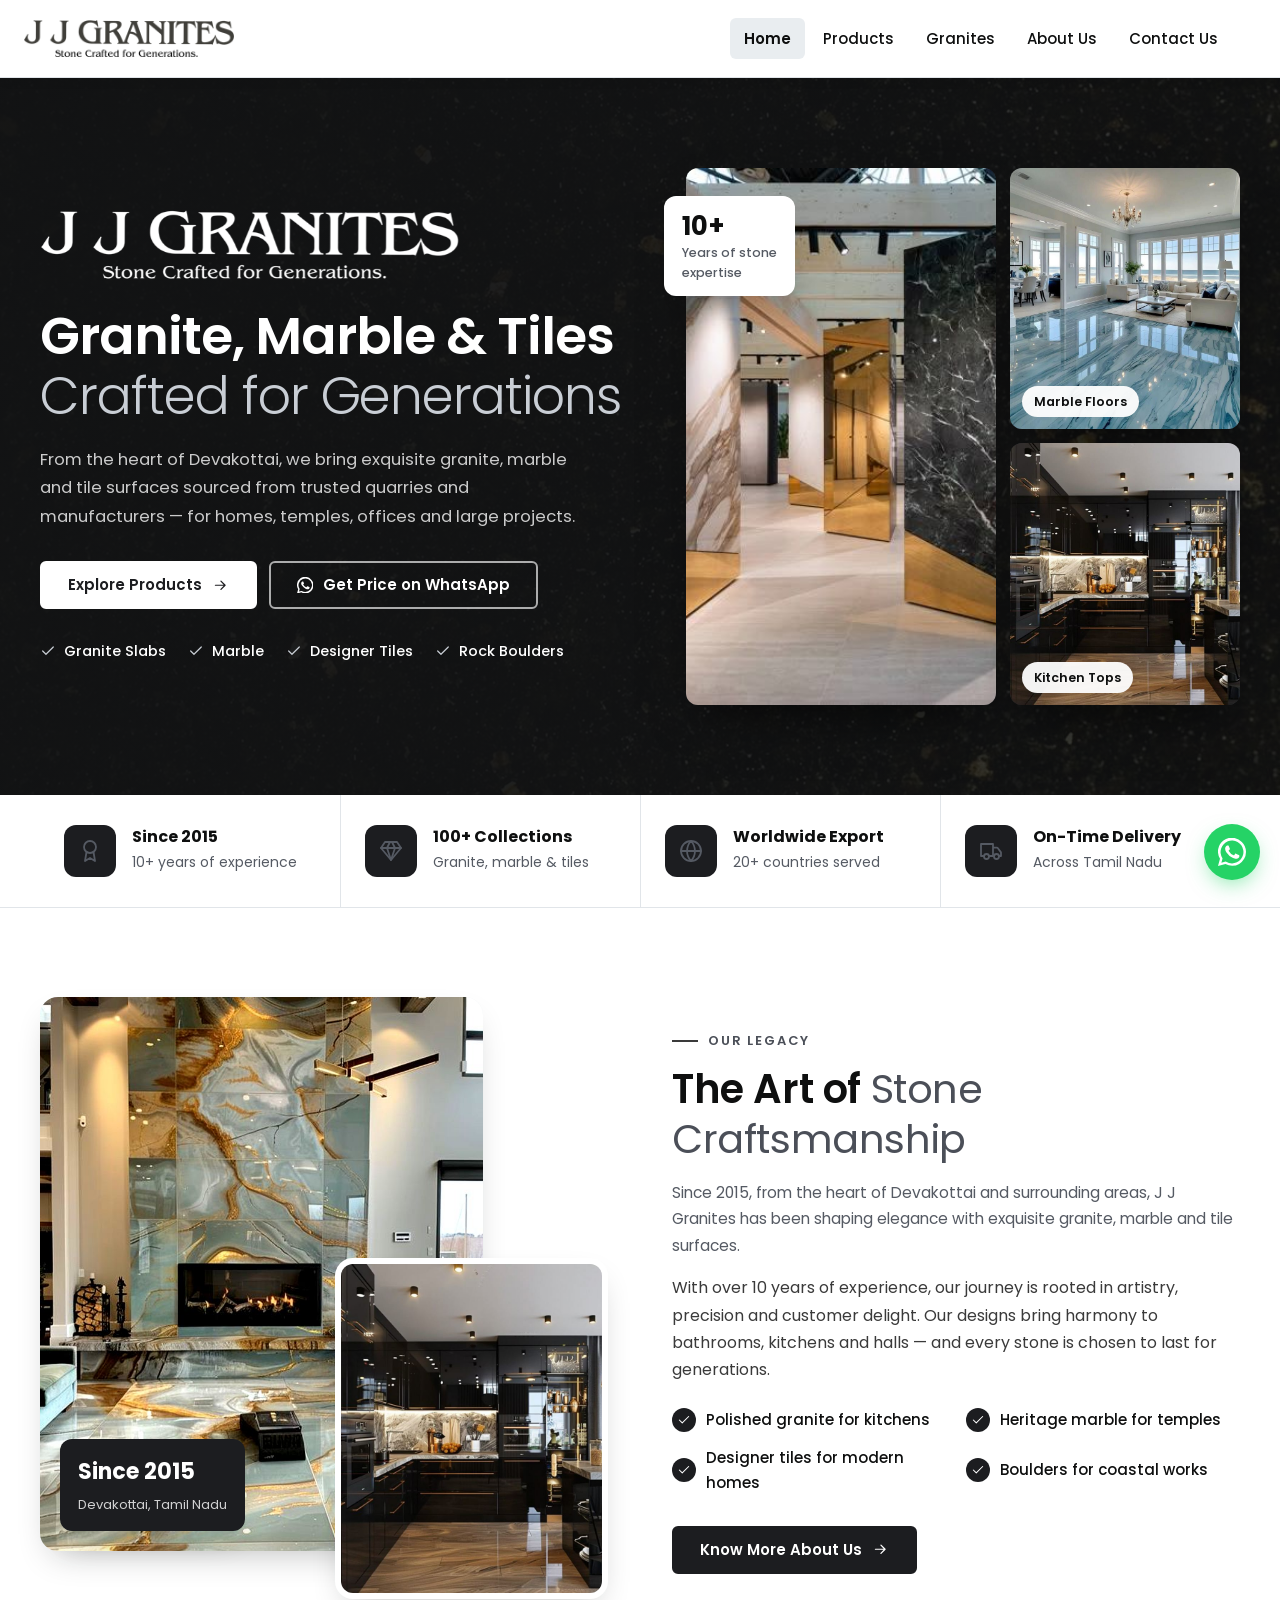
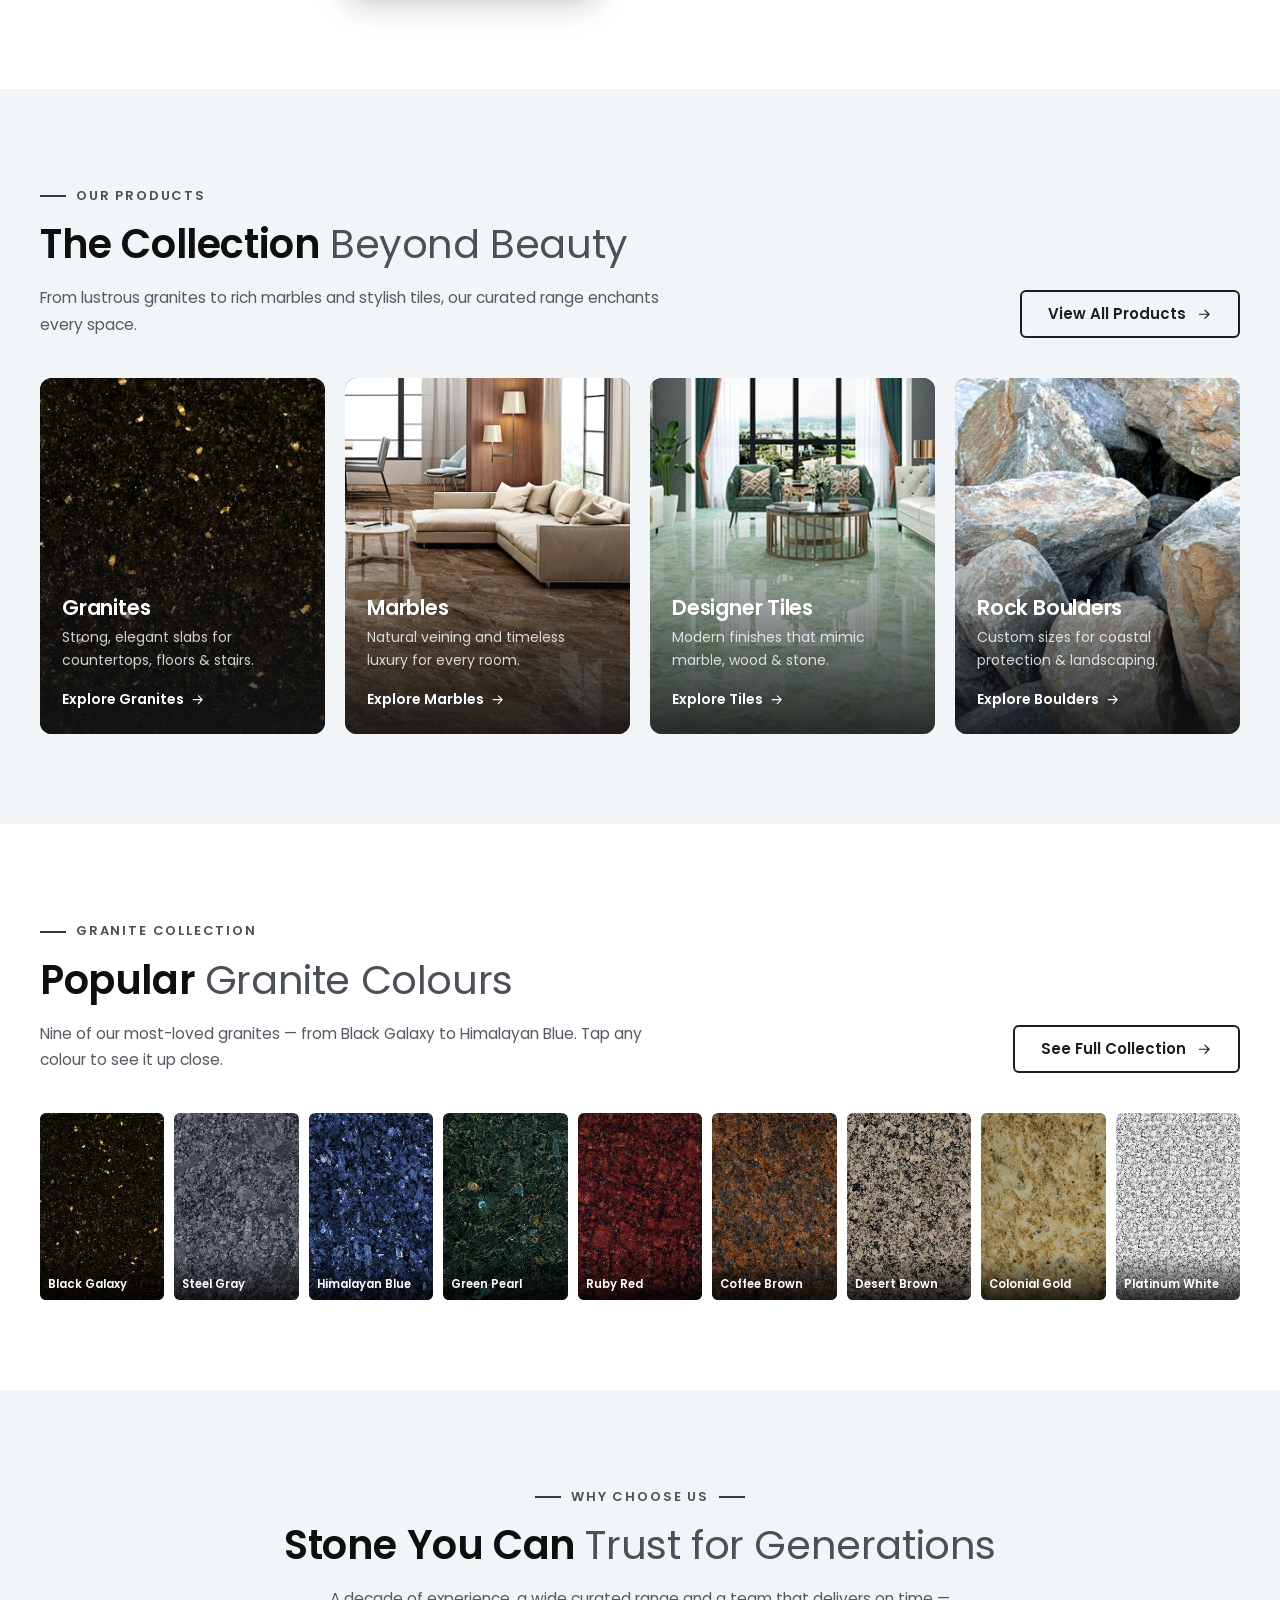
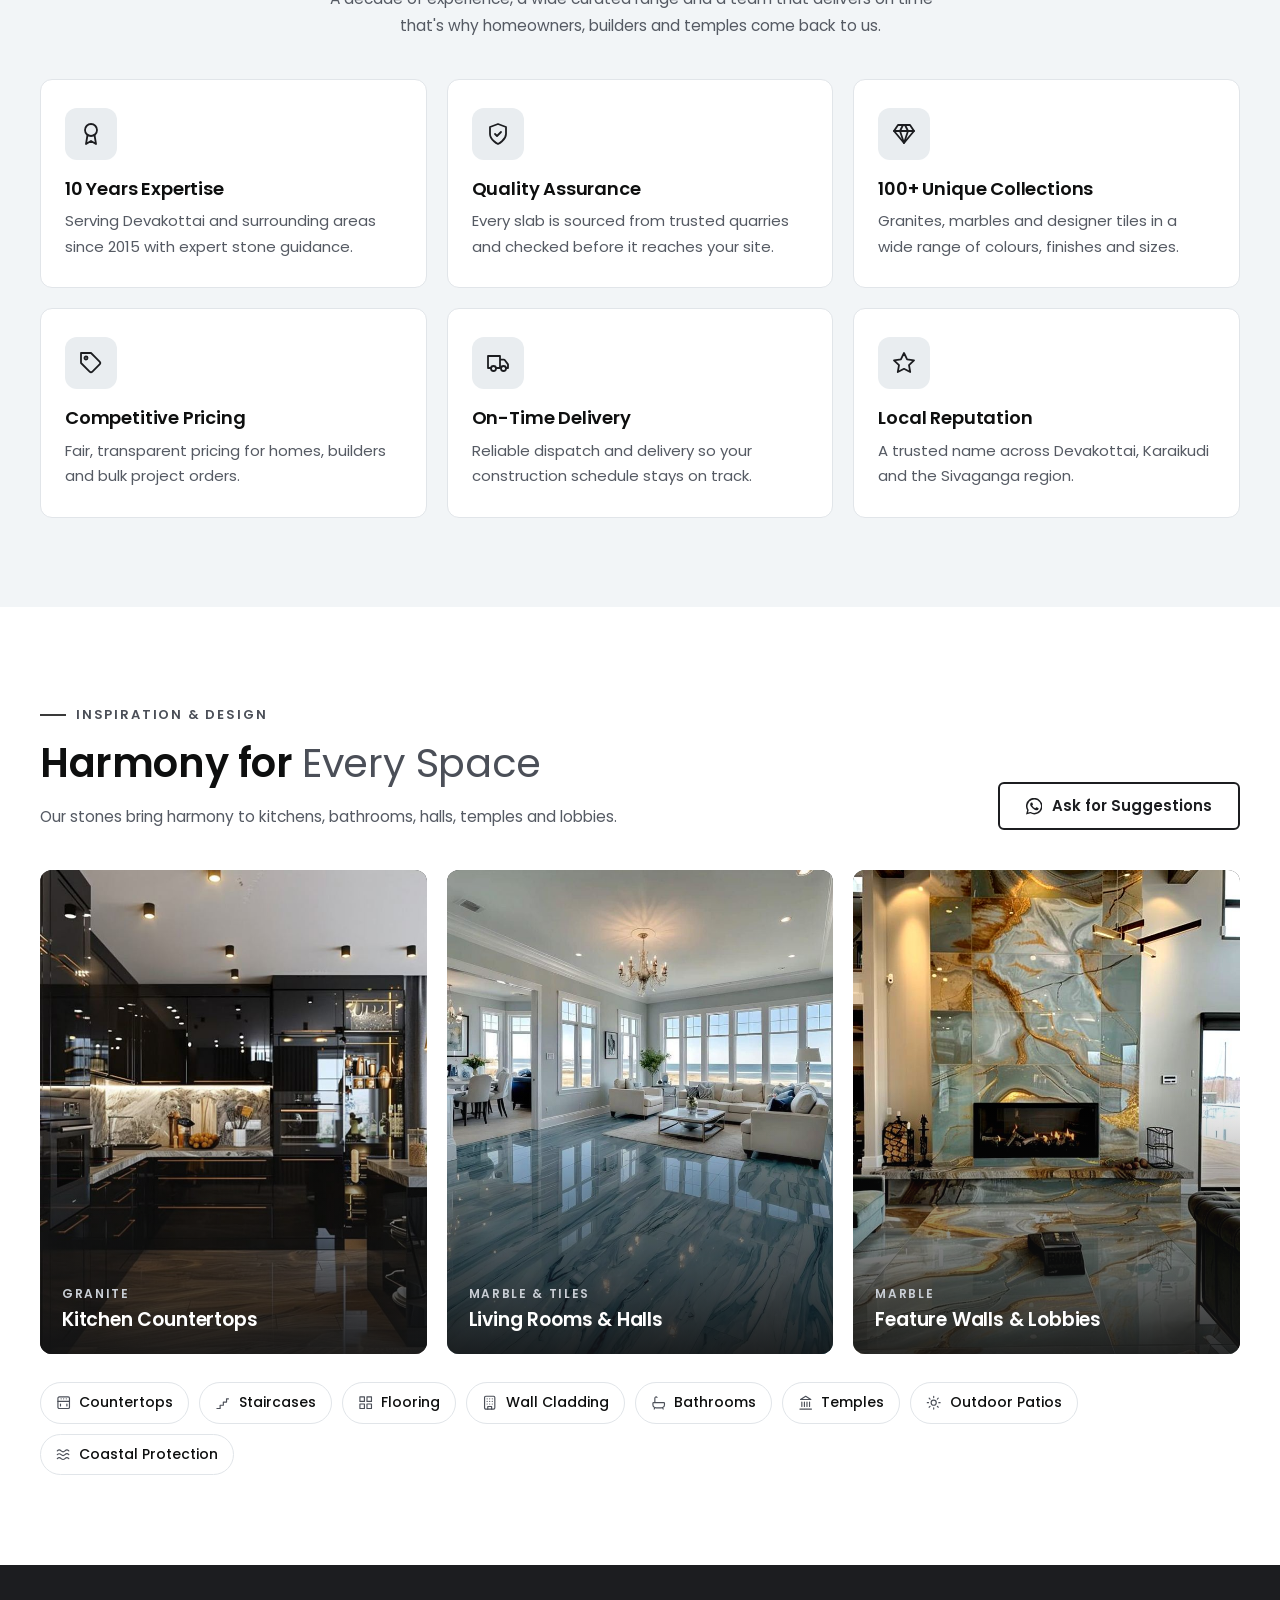
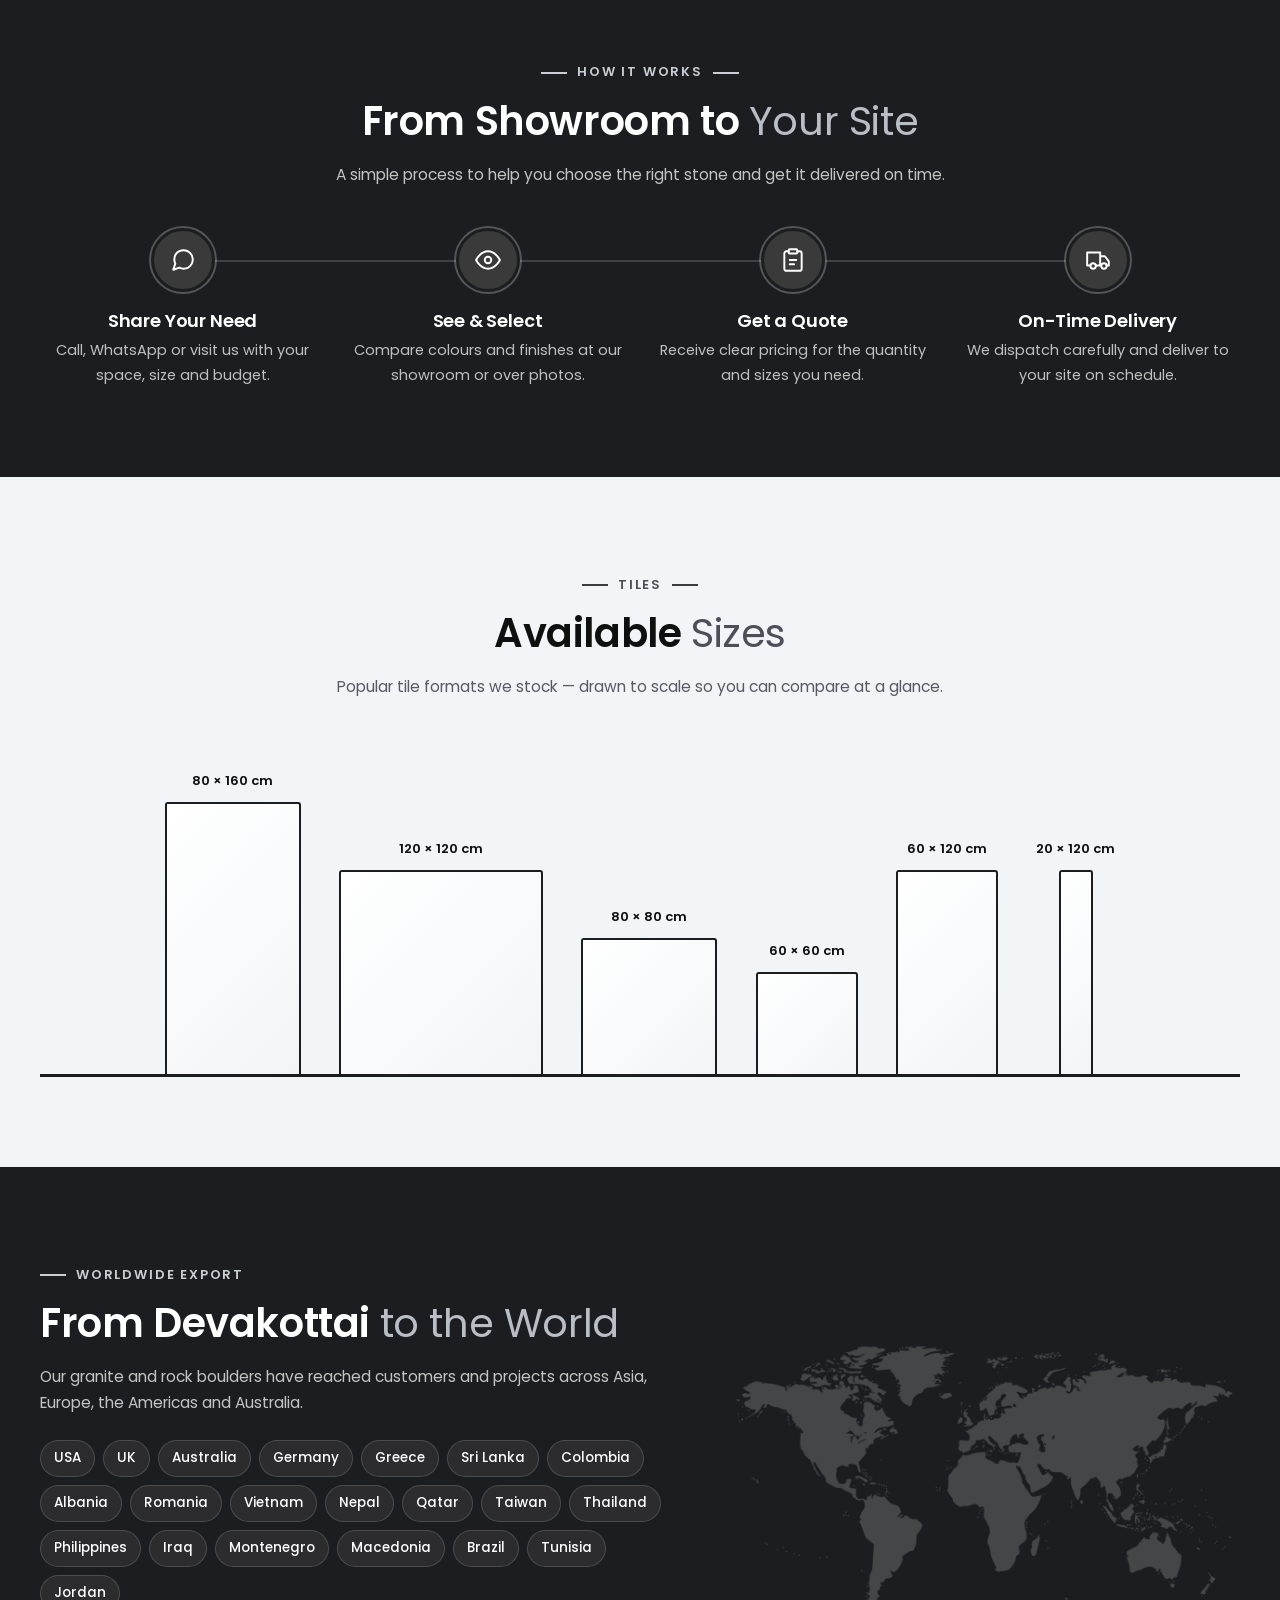
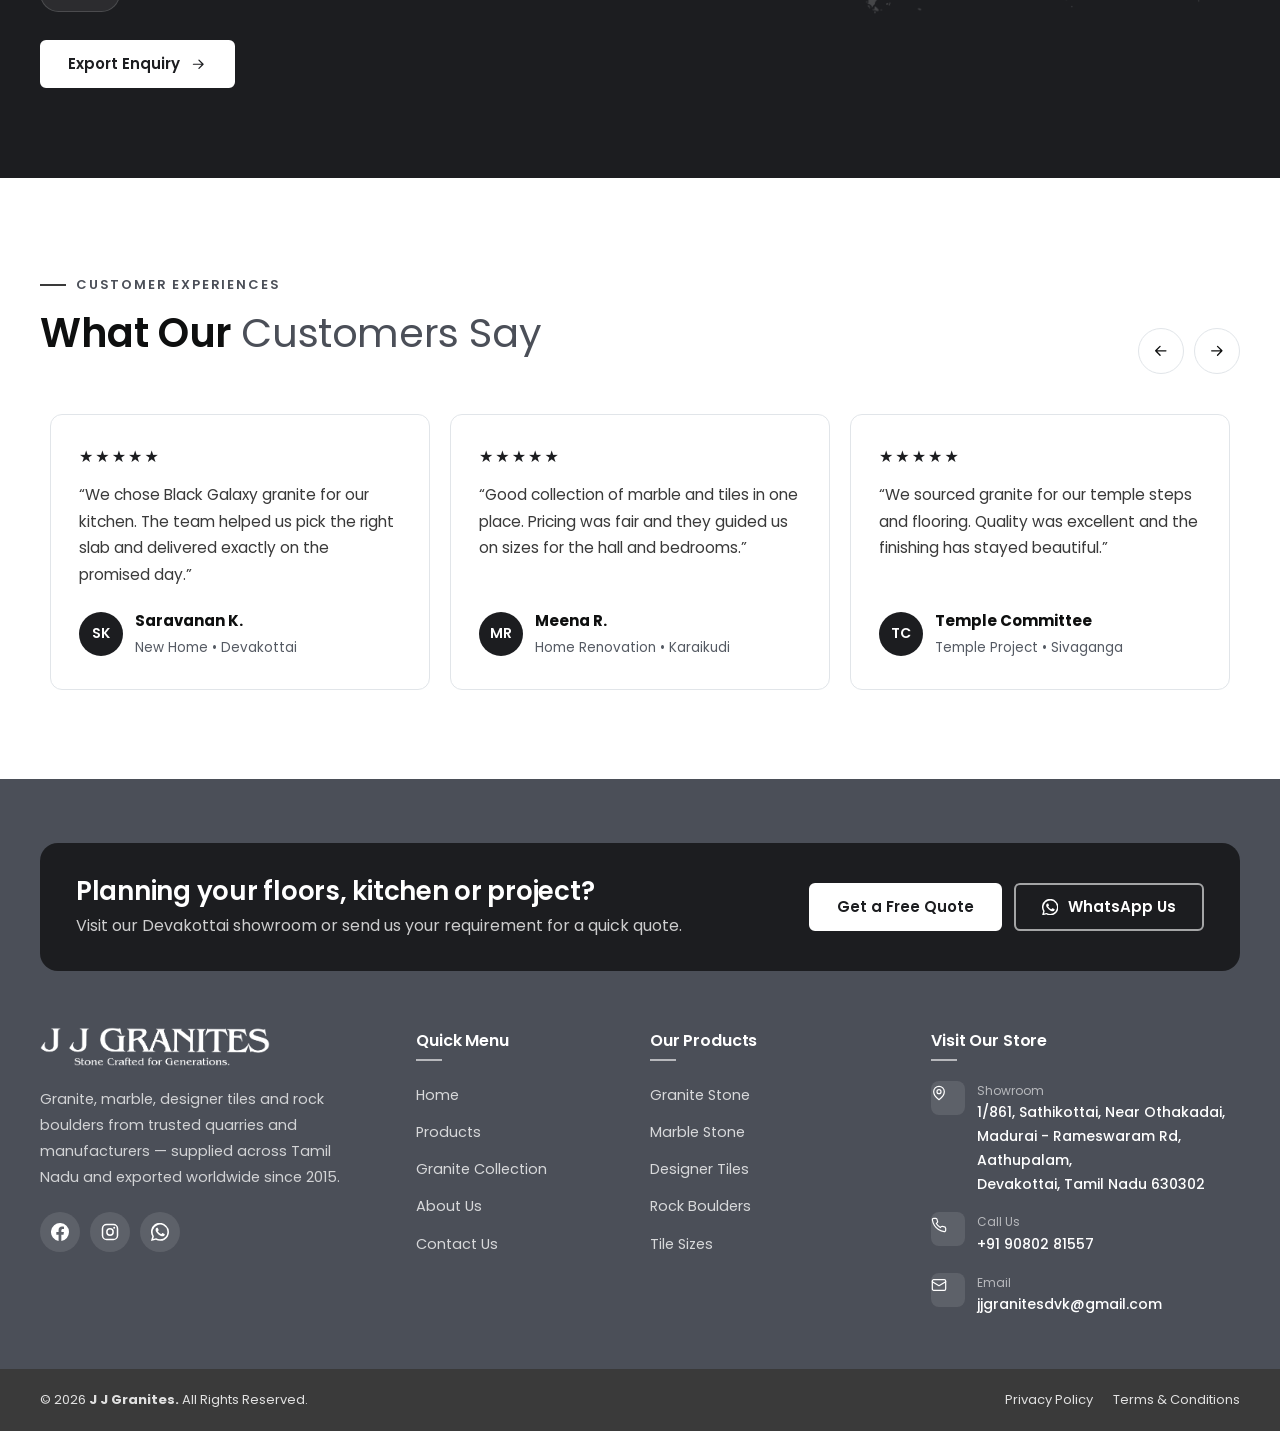
<file: index.html>
<!DOCTYPE html>
<html lang="en">
<head>
  <meta charset="UTF-8">
  <meta name="viewport" content="width=device-width, initial-scale=1">
  <title>J J Granites | Granite, Marble &amp; Tiles Showroom in Devakottai</title>
  <meta name="description" content="J J Granites, Devakottai — premium granite slabs, marble, designer tiles and rock boulders since 2015. 100+ collections, competitive pricing, on-time delivery and worldwide export.">
  <meta name="theme-color" content="#1c1d20">
  <meta property="og:title" content="J J Granites — Stone Crafted for Generations">
  <meta property="og:description" content="Granite, marble, designer tiles and rock boulders in Devakottai, Tamil Nadu. Since 2015.">
  <meta property="og:image" content="assets/images/showroom.jpg">
  <link rel="icon" href="assets/images/favicon.svg" type="image/svg+xml">
  <link rel="preconnect" href="https://fonts.googleapis.com">
  <link rel="preconnect" href="https://fonts.gstatic.com" crossorigin>
  <link rel="preload" as="image" href="assets/images/showroom.jpg" fetchpriority="high">
  <link href="https://fonts.googleapis.com/css2?family=Poppins:wght@300;400;500;600;700&display=swap" rel="stylesheet">
  <link rel="stylesheet" href="assets/css/style.css">
  <script>document.documentElement.className += " js";</script>
  <script type="application/ld+json">
  {"@context":"https://schema.org","@type":"HomeAndConstructionBusiness","name":"J J Granites","description":"Granite, marble, designer tiles and rock boulders supplier in Devakottai since 2015.","telephone":"+91 90802 81557","email":"jjgranitesdvk@gmail.com","foundingDate":"2015","address":{"@type":"PostalAddress","streetAddress":"1/861, Sathikottai, Near Othakadai, Madurai - Rameswaram Rd, Aathupalam","addressLocality":"Devakottai","addressRegion":"Tamil Nadu","postalCode":"630302","addressCountry":"IN"},"geo":{"@type":"GeoCoordinates","latitude":9.93785,"longitude":78.82600},"sameAs":["https://www.facebook.com/p/JJ-Granites-100064353811901/","https://www.instagram.com/jjgranitesdvk/"]}
  </script>
</head>
<body data-page="home">

  <div id="site-header"></div>

  <main>
    <!-- ================= HERO ================= -->
    <section class="hero" aria-label="Welcome">
      <div class="hero__texture"><img src="assets/images/texture-black.jpg" alt="" width="1600" height="996"></div>
      <div class="container hero__grid">
        <div class="hero__content">
          <img class="hero__logo hero-in" src="assets/images/logo-white.png" alt="J J Granites — Stone Crafted for Generations." width="597" height="101">
          <h1 class="hero__title hero-in" style="--d:.08s">Granite, Marble &amp; Tiles <span>Crafted for Generations</span></h1>
          <p class="hero__text hero-in" style="--d:.16s">From the heart of Devakottai, we bring exquisite granite, marble and tile surfaces sourced from trusted quarries and manufacturers — for homes, temples, offices and large projects.</p>
          <div class="btn-row hero-in" style="--d:.24s">
            <a class="btn" href="Products.html">Explore Products <i data-icon="arrow"></i></a>
            <a class="btn btn--outline" data-wa="Hello J J Granites, I'd like to know the price and availability of your stones."><i data-icon="whatsapp"></i> Get Price on WhatsApp</a>
          </div>
          <ul class="hero__points hero-in" style="--d:.32s">
            <li><i data-icon="check"></i>Granite Slabs</li>
            <li><i data-icon="check"></i>Marble</li>
            <li><i data-icon="check"></i>Designer Tiles</li>
            <li><i data-icon="check"></i>Rock Boulders</li>
          </ul>
        </div>
        <div class="collage hero-in" style="--d:.2s">
          <div class="collage__item collage__item--main"><img src="assets/images/showroom.jpg" alt="Showroom with polished marble and granite display slabs" width="736" height="491" fetchpriority="high" style="object-position: 30% 50%"></div>
          <div class="collage__item"><img src="assets/images/marble-living.jpg" alt="Living room with glossy blue marble flooring" width="736" height="920"><span class="collage__label">Marble Floors</span></div>
          <div class="collage__item"><img src="assets/images/kitchen.jpg" alt="Modern kitchen with stone countertops" width="736" height="920" style="object-position: 50% 60%"><span class="collage__label">Kitchen Tops</span></div>
          <div class="collage__badge"><strong>10+</strong><span>Years of stone<br>expertise</span></div>
        </div>
      </div>
    </section>

    <!-- ================= HIGHLIGHTS ================= -->
    <section class="stats-bar" aria-label="Highlights">
      <div class="container stats">
        <div class="stat"><span class="stat__icon"><i data-icon="award"></i></span><div><strong>Since 2015</strong><span>10+ years of experience</span></div></div>
        <div class="stat"><span class="stat__icon"><i data-icon="gem"></i></span><div><strong>100+ Collections</strong><span>Granite, marble &amp; tiles</span></div></div>
        <div class="stat"><span class="stat__icon"><i data-icon="globe"></i></span><div><strong>Worldwide Export</strong><span>20+ countries served</span></div></div>
        <div class="stat"><span class="stat__icon"><i data-icon="truck"></i></span><div><strong>On-Time Delivery</strong><span>Across Tamil Nadu</span></div></div>
      </div>
    </section>

    <!-- ================= ABOUT ================= -->
    <section class="section">
      <div class="container split">
        <div class="media-pair" data-reveal>
          <div class="media"><img src="assets/images/onyx-living.jpg" alt="Living room with onyx marble feature wall and floor" width="736" height="920" loading="lazy"></div>
          <div class="media media--inset"><img src="assets/images/kitchen.jpg" alt="Kitchen finished with dark stone surfaces" width="736" height="920" loading="lazy"></div>
          <div class="media-badge"><strong>Since 2015</strong><span>Devakottai, Tamil Nadu</span></div>
        </div>
        <div data-reveal>
          <span class="eyebrow">Our Legacy</span>
          <h2 class="title">The Art of <span>Stone Craftsmanship</span></h2>
          <p class="lead">Since 2015, from the heart of Devakottai and surrounding areas, J J Granites has been shaping elegance with exquisite granite, marble and tile surfaces.</p>
          <p>With over 10 years of experience, our journey is rooted in artistry, precision and customer delight. Our designs bring harmony to bathrooms, kitchens and halls — and every stone is chosen to last for generations.</p>
          <ul class="checks">
            <li><i data-icon="check"></i>Polished granite for kitchens</li>
            <li><i data-icon="check"></i>Heritage marble for temples</li>
            <li><i data-icon="check"></i>Designer tiles for modern homes</li>
            <li><i data-icon="check"></i>Boulders for coastal works</li>
          </ul>
          <a class="btn" href="About%20us.html">Know More About Us <i data-icon="arrow"></i></a>
        </div>
      </div>
    </section>

    <!-- ================= PRODUCT CATEGORIES ================= -->
    <section class="section section--alt">
      <div class="container">
        <div class="section-head section-head--split">
          <div>
            <span class="eyebrow">Our Products</span>
            <h2 class="title">The Collection <span>Beyond Beauty</span></h2>
            <p class="lead">From lustrous granites to rich marbles and stylish tiles, our curated range enchants every space.</p>
          </div>
          <a class="btn btn--outline" href="Products.html">View All Products <i data-icon="arrow"></i></a>
        </div>
        <div class="cats" data-stagger>
          <a class="cat" href="Products.html#granite" data-reveal>
            <img src="assets/images/cat-granite.jpg" alt="Black galaxy granite with golden flecks" width="640" height="800" loading="lazy">
            <div class="cat__body"><h3>Granites</h3><p>Strong, elegant slabs for countertops, floors &amp; stairs.</p><span class="link-arrow">Explore Granites <i data-icon="arrow"></i></span></div>
          </a>
          <a class="cat" href="Products.html#marble" data-reveal>
            <img src="assets/images/cat-marble.jpg" alt="Living room with brown marble flooring" width="640" height="800" loading="lazy">
            <div class="cat__body"><h3>Marbles</h3><p>Natural veining and timeless luxury for every room.</p><span class="link-arrow">Explore Marbles <i data-icon="arrow"></i></span></div>
          </a>
          <a class="cat" href="Products.html#tiles" data-reveal>
            <img src="assets/images/cat-tiles.jpg" alt="Hall with glossy green designer floor tiles" width="640" height="800" loading="lazy">
            <div class="cat__body"><h3>Designer Tiles</h3><p>Modern finishes that mimic marble, wood &amp; stone.</p><span class="link-arrow">Explore Tiles <i data-icon="arrow"></i></span></div>
          </a>
          <a class="cat" href="Products.html#boulders" data-reveal>
            <img src="assets/images/cat-boulders.jpg" alt="Large natural rock boulders" width="640" height="800" loading="lazy">
            <div class="cat__body"><h3>Rock Boulders</h3><p>Custom sizes for coastal protection &amp; landscaping.</p><span class="link-arrow">Explore Boulders <i data-icon="arrow"></i></span></div>
          </a>
        </div>
        <p class="swipe-hint"><i data-icon="arrow"></i> Swipe to see more</p>
      </div>
    </section>

    <!-- ================= GRANITE STRIP ================= -->
    <section class="section">
      <div class="container">
        <div class="section-head section-head--split">
          <div>
            <span class="eyebrow">Granite Collection</span>
            <h2 class="title">Popular <span>Granite Colours</span></h2>
            <p class="lead">Nine of our most-loved granites — from Black Galaxy to Himalayan Blue. Tap any colour to see it up close.</p>
          </div>
          <a class="btn btn--outline" href="granites.html">See Full Collection <i data-icon="arrow"></i></a>
        </div>
        <div class="strip">
          <a href="granites.html#black-galaxy"><img src="assets/images/granite-black-galaxy-sm.jpg" alt="Black Galaxy granite" width="480" height="720" loading="lazy"><span>Black Galaxy</span></a>
          <a href="granites.html#steel-gray"><img src="assets/images/granite-steel-gray-sm.jpg" alt="Steel Gray granite" width="480" height="720" loading="lazy"><span>Steel Gray</span></a>
          <a href="granites.html#himalayan-blue"><img src="assets/images/granite-himalayan-blue-sm.jpg" alt="Himalayan Blue granite" width="480" height="720" loading="lazy"><span>Himalayan Blue</span></a>
          <a href="granites.html#green-pearl"><img src="assets/images/granite-green-pearl-sm.jpg" alt="Green Pearl granite" width="480" height="720" loading="lazy"><span>Green Pearl</span></a>
          <a href="granites.html#ruby-red"><img src="assets/images/granite-ruby-red-sm.jpg" alt="Absolute Ruby Red granite" width="480" height="720" loading="lazy"><span>Ruby Red</span></a>
          <a href="granites.html#coffee-brown"><img src="assets/images/granite-coffee-brown-sm.jpg" alt="Coffee Brown granite" width="480" height="720" loading="lazy"><span>Coffee Brown</span></a>
          <a href="granites.html#desert-brown"><img src="assets/images/granite-desert-brown-sm.jpg" alt="Desert Brown granite" width="480" height="720" loading="lazy"><span>Desert Brown</span></a>
          <a href="granites.html#colonial-gold"><img src="assets/images/granite-colonial-gold-sm.jpg" alt="Colonial Gold granite" width="480" height="720" loading="lazy"><span>Colonial Gold</span></a>
          <a href="granites.html#platinum-white"><img src="assets/images/granite-platinum-white-sm.jpg" alt="Platinum White granite" width="480" height="720" loading="lazy"><span>Platinum White</span></a>
        </div>
      </div>
    </section>

    <!-- ================= WHY ================= -->
    <section class="section section--alt">
      <div class="container">
        <div class="section-head section-head--center">
          <span class="eyebrow">Why Choose Us</span>
          <h2 class="title">Stone You Can <span>Trust for Generations</span></h2>
          <p class="lead">A decade of experience, a wide curated range and a team that delivers on time — that's why homeowners, builders and temples come back to us.</p>
        </div>
        <div class="features" data-stagger>
          <div class="feature" data-reveal><div class="feature__icon"><i data-icon="award"></i></div><div><h3>10 Years Expertise</h3><p>Serving Devakottai and surrounding areas since 2015 with expert stone guidance.</p></div></div>
          <div class="feature" data-reveal><div class="feature__icon"><i data-icon="shield"></i></div><div><h3>Quality Assurance</h3><p>Every slab is sourced from trusted quarries and checked before it reaches your site.</p></div></div>
          <div class="feature" data-reveal><div class="feature__icon"><i data-icon="gem"></i></div><div><h3>100+ Unique Collections</h3><p>Granites, marbles and designer tiles in a wide range of colours, finishes and sizes.</p></div></div>
          <div class="feature" data-reveal><div class="feature__icon"><i data-icon="tag"></i></div><div><h3>Competitive Pricing</h3><p>Fair, transparent pricing for homes, builders and bulk project orders.</p></div></div>
          <div class="feature" data-reveal><div class="feature__icon"><i data-icon="truck"></i></div><div><h3>On-Time Delivery</h3><p>Reliable dispatch and delivery so your construction schedule stays on track.</p></div></div>
          <div class="feature" data-reveal><div class="feature__icon"><i data-icon="star"></i></div><div><h3>Local Reputation</h3><p>A trusted name across Devakottai, Karaikudi and the Sivaganga region.</p></div></div>
        </div>
      </div>
    </section>

    <!-- ================= INSPIRATION / SPACES ================= -->
    <section class="section">
      <div class="container">
        <div class="section-head section-head--split">
          <div>
            <span class="eyebrow">Inspiration &amp; Design</span>
            <h2 class="title">Harmony for <span>Every Space</span></h2>
            <p class="lead">Our stones bring harmony to kitchens, bathrooms, halls, temples and lobbies.</p>
          </div>
          <a class="btn btn--outline" data-wa="Hello J J Granites, I need help choosing stone for my home / project."><i data-icon="whatsapp"></i> Ask for Suggestions</a>
        </div>
        <div class="spaces" data-stagger>
          <div class="space" data-reveal><img src="assets/images/kitchen.jpg" alt="Kitchen with polished stone surfaces" width="736" height="920" loading="lazy"><div class="space__body"><small>Granite</small><h3>Kitchen Countertops</h3></div></div>
          <div class="space" data-reveal><img src="assets/images/marble-living.jpg" alt="Hall with glossy marble flooring" width="736" height="920" loading="lazy"><div class="space__body"><small>Marble &amp; Tiles</small><h3>Living Rooms &amp; Halls</h3></div></div>
          <div class="space" data-reveal><img src="assets/images/onyx-living.jpg" alt="Feature wall clad in onyx marble" width="736" height="920" loading="lazy"><div class="space__body"><small>Marble</small><h3>Feature Walls &amp; Lobbies</h3></div></div>
        </div>
        <p class="swipe-hint"><i data-icon="arrow"></i> Swipe to see more</p>
        <div class="pills" style="margin-top: 28px">
          <span class="pill"><i data-icon="kitchen"></i>Countertops</span>
          <span class="pill"><i data-icon="stairs"></i>Staircases</span>
          <span class="pill"><i data-icon="grid"></i>Flooring</span>
          <span class="pill"><i data-icon="building"></i>Wall Cladding</span>
          <span class="pill"><i data-icon="bath"></i>Bathrooms</span>
          <span class="pill"><i data-icon="pillar"></i>Temples</span>
          <span class="pill"><i data-icon="sun"></i>Outdoor Patios</span>
          <span class="pill"><i data-icon="wave"></i>Coastal Protection</span>
        </div>
      </div>
    </section>

    <!-- ================= PROCESS ================= -->
    <section class="section section--dark">
      <div class="container">
        <div class="section-head section-head--center">
          <span class="eyebrow">How It Works</span>
          <h2 class="title">From Showroom to <span>Your Site</span></h2>
          <p class="lead">A simple process to help you choose the right stone and get it delivered on time.</p>
        </div>
        <div class="process">
          <div class="step"><div class="step__dot"><i data-icon="chat"></i></div><h3>Share Your Need</h3><p>Call, WhatsApp or visit us with your space, size and budget.</p></div>
          <div class="step"><div class="step__dot"><i data-icon="eye"></i></div><h3>See &amp; Select</h3><p>Compare colours and finishes at our showroom or over photos.</p></div>
          <div class="step"><div class="step__dot"><i data-icon="clipboard"></i></div><h3>Get a Quote</h3><p>Receive clear pricing for the quantity and sizes you need.</p></div>
          <div class="step"><div class="step__dot"><i data-icon="truck"></i></div><h3>On-Time Delivery</h3><p>We dispatch carefully and deliver to your site on schedule.</p></div>
        </div>
      </div>
    </section>

    <!-- ================= TILE SIZES ================= -->
    <section class="section section--alt" id="sizes">
      <div class="container">
        <div class="section-head section-head--center">
          <span class="eyebrow">Tiles</span>
          <h2 class="title">Available <span>Sizes</span></h2>
          <p class="lead">Popular tile formats we stock — drawn to scale so you can compare at a glance.</p>
        </div>
        <div class="sizes" aria-label="Available tile sizes in centimetres">
          <div class="size"><span class="size__label">80 × 160 cm</span><div class="size__box" style="--w:80;--h:160"></div></div>
          <div class="size"><span class="size__label">120 × 120 cm</span><div class="size__box" style="--w:120;--h:120"></div></div>
          <div class="size"><span class="size__label">80 × 80 cm</span><div class="size__box" style="--w:80;--h:80"></div></div>
          <div class="size"><span class="size__label">60 × 60 cm</span><div class="size__box" style="--w:60;--h:60"></div></div>
          <div class="size"><span class="size__label">60 × 120 cm</span><div class="size__box" style="--w:60;--h:120"></div></div>
          <div class="size"><span class="size__label">20 × 120 cm</span><div class="size__box" style="--w:20;--h:120"></div></div>
        </div>
      </div>
    </section>

    <!-- ================= EXPORT ================= -->
    <section class="section section--dark">
      <div class="container export">
        <div data-reveal>
          <span class="eyebrow">Worldwide Export</span>
          <h2 class="title">From Devakottai <span>to the World</span></h2>
          <p class="lead">Our granite and rock boulders have reached customers and projects across Asia, Europe, the Americas and Australia.</p>
          <ul class="countries">
            <li>USA</li><li>UK</li><li>Australia</li><li>Germany</li><li>Greece</li><li>Sri Lanka</li><li>Colombia</li><li>Albania</li><li>Romania</li><li>Vietnam</li><li>Nepal</li><li>Qatar</li><li>Taiwan</li><li>Thailand</li><li>Philippines</li><li>Iraq</li><li>Montenegro</li><li>Macedonia</li><li>Brazil</li><li>Tunisia</li><li>Jordan</li>
          </ul>
          <div class="btn-row" style="margin-top: 28px"><a class="btn btn--white" data-wa="Hello J J Granites, I have an export enquiry.">Export Enquiry <i data-icon="arrow"></i></a></div>
        </div>
        <div class="export__map" data-reveal><img src="assets/images/world-map.png" alt="World map showing J J Granites export reach" width="1100" height="684" loading="lazy"></div>
      </div>
    </section>

    <!-- ================= TESTIMONIALS ================= -->
    <section class="section">
      <div class="container">
        <div class="section-head section-head--split">
          <div>
            <span class="eyebrow">Customer Experiences</span>
            <h2 class="title">What Our <span>Customers Say</span></h2>
          </div>
          <div class="slider__nav">
            <button class="slider__btn" data-prev aria-label="Previous"><i data-icon="arrowL"></i></button>
            <button class="slider__btn" data-next aria-label="Next"><i data-icon="arrow"></i></button>
          </div>
        </div>
        <!-- DEMO TESTIMONIALS: replace names and quotes with genuine customer reviews (e.g. from Google) before going live -->
        <div class="slider" data-slider>
          <div class="slider__track">
            <div class="slide"><div class="testi"><div class="testi__stars" aria-label="5 out of 5">★★★★★</div><p>“We chose Black Galaxy granite for our kitchen. The team helped us pick the right slab and delivered exactly on the promised day.”</p><div class="testi__who"><span class="testi__avatar">SK</span><div><strong>Saravanan K.</strong><small>New Home • Devakottai</small></div></div></div></div>
            <div class="slide"><div class="testi"><div class="testi__stars" aria-label="5 out of 5">★★★★★</div><p>“Good collection of marble and tiles in one place. Pricing was fair and they guided us on sizes for the hall and bedrooms.”</p><div class="testi__who"><span class="testi__avatar">MR</span><div><strong>Meena R.</strong><small>Home Renovation • Karaikudi</small></div></div></div></div>
            <div class="slide"><div class="testi"><div class="testi__stars" aria-label="5 out of 5">★★★★★</div><p>“We sourced granite for our temple steps and flooring. Quality was excellent and the finishing has stayed beautiful.”</p><div class="testi__who"><span class="testi__avatar">TC</span><div><strong>Temple Committee</strong><small>Temple Project • Sivaganga</small></div></div></div></div>
            <div class="slide"><div class="testi"><div class="testi__stars" aria-label="5 out of 5">★★★★★</div><p>“Reliable supplier for our building projects. Bulk orders are handled professionally and dispatch is always on schedule.”</p><div class="testi__who"><span class="testi__avatar">AB</span><div><strong>Arun Builders</strong><small>Contractor • Ramanathapuram</small></div></div></div></div>
          </div>
        </div>
      </div>
    </section>
  </main>

  <div id="site-footer"></div>
  <script src="assets/js/main.js" defer></script>
</body>
</html>
</file>
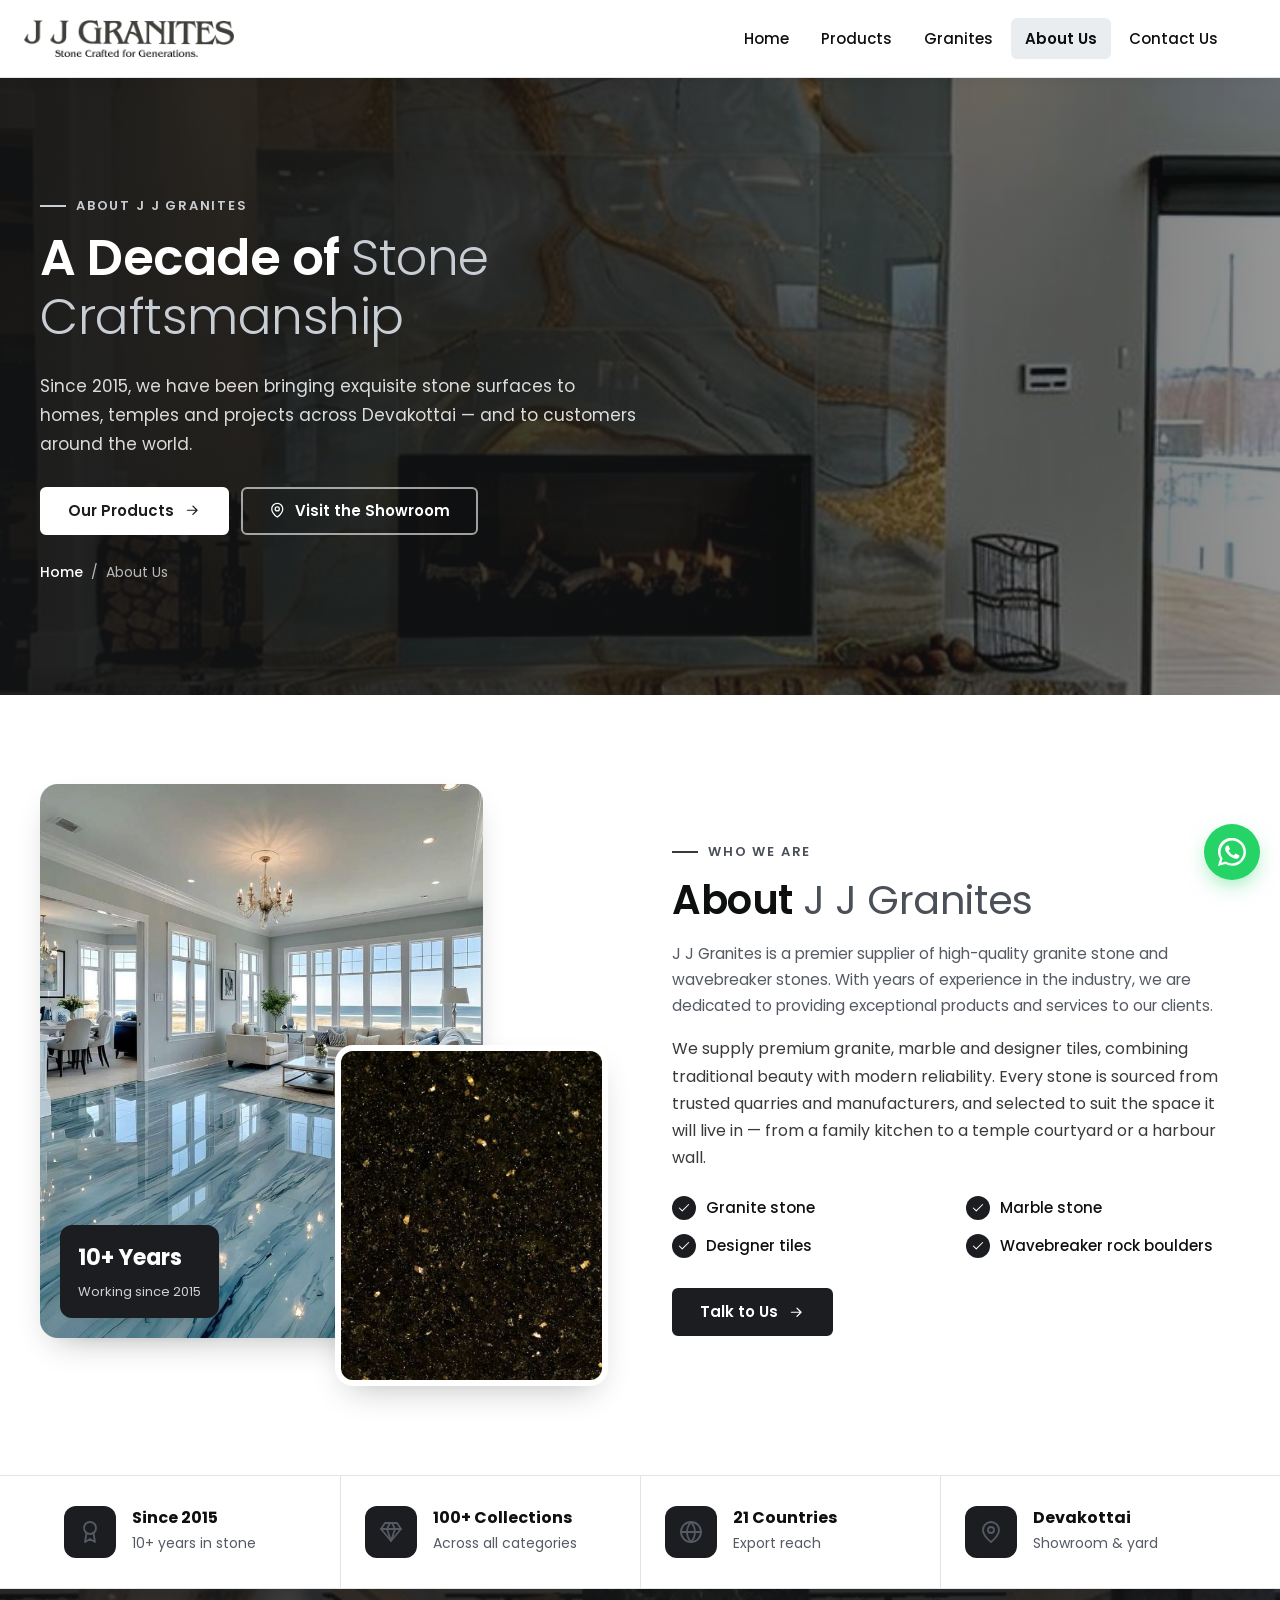
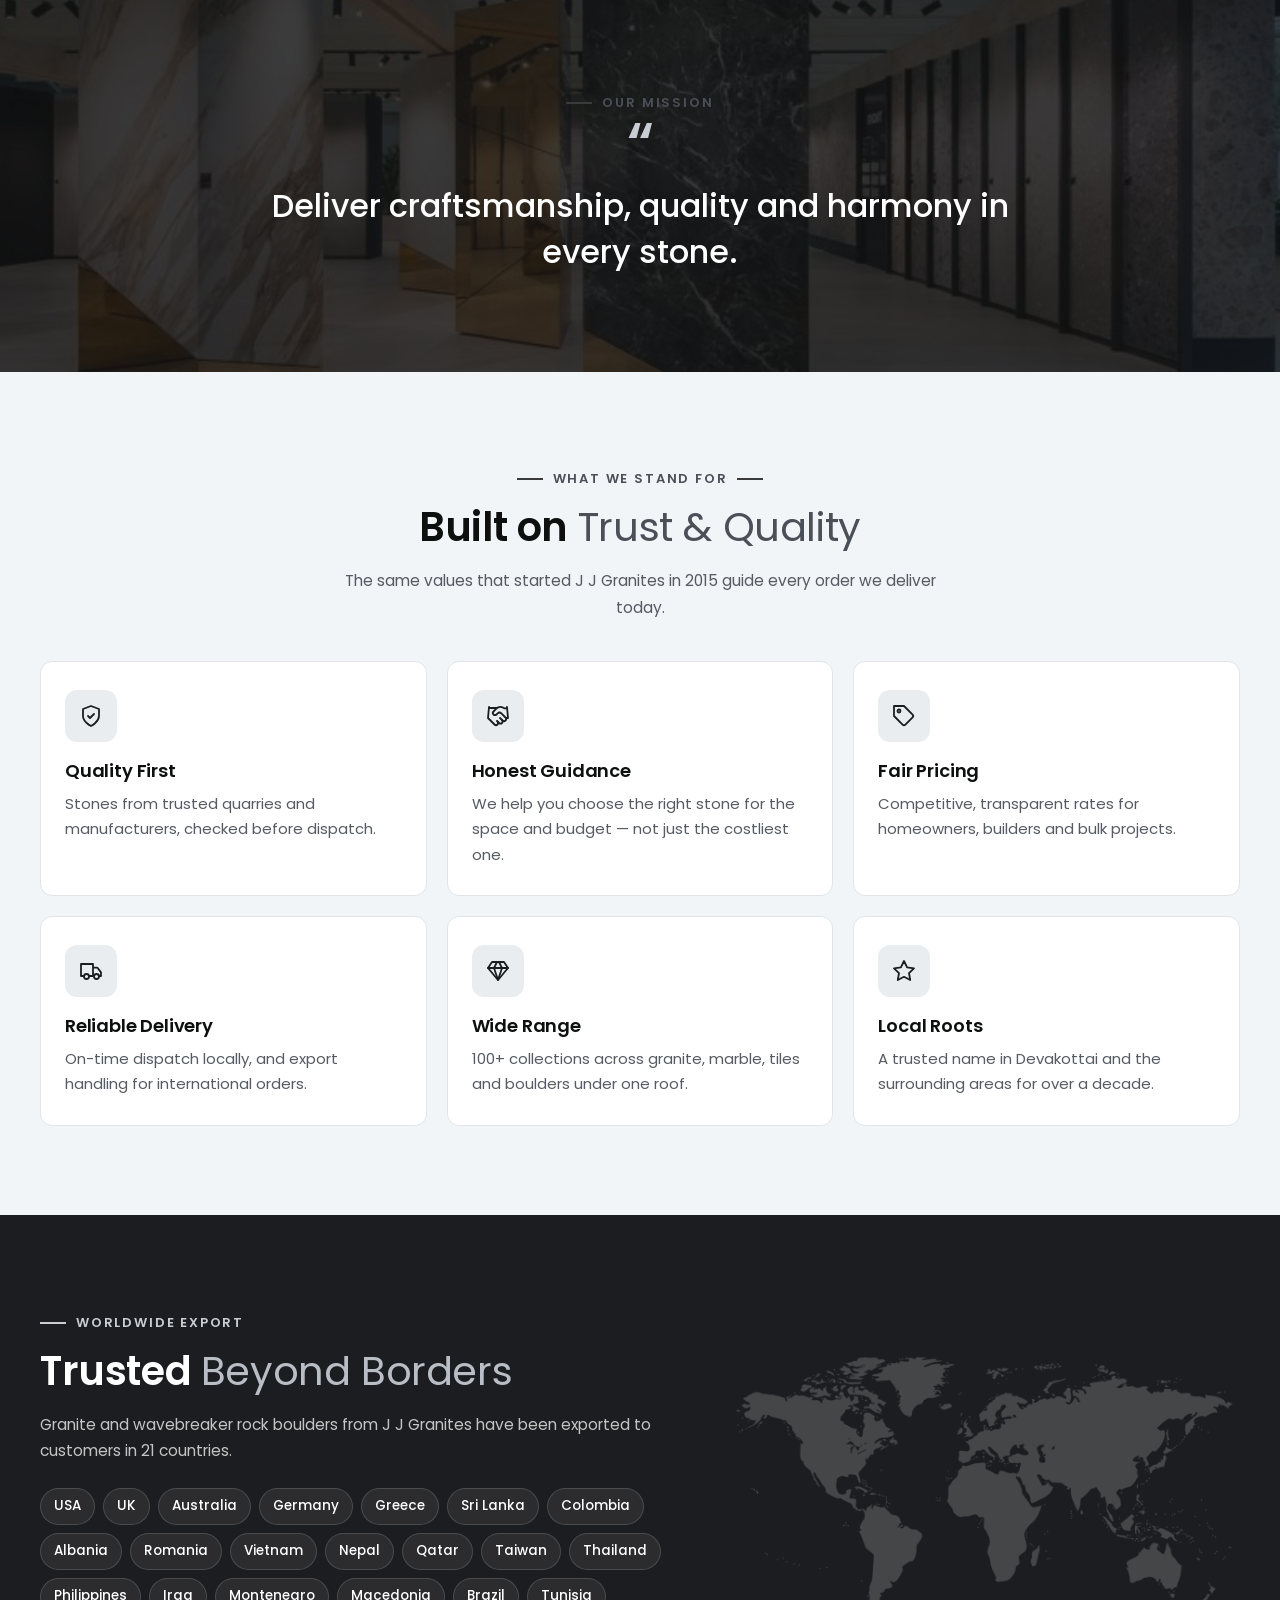
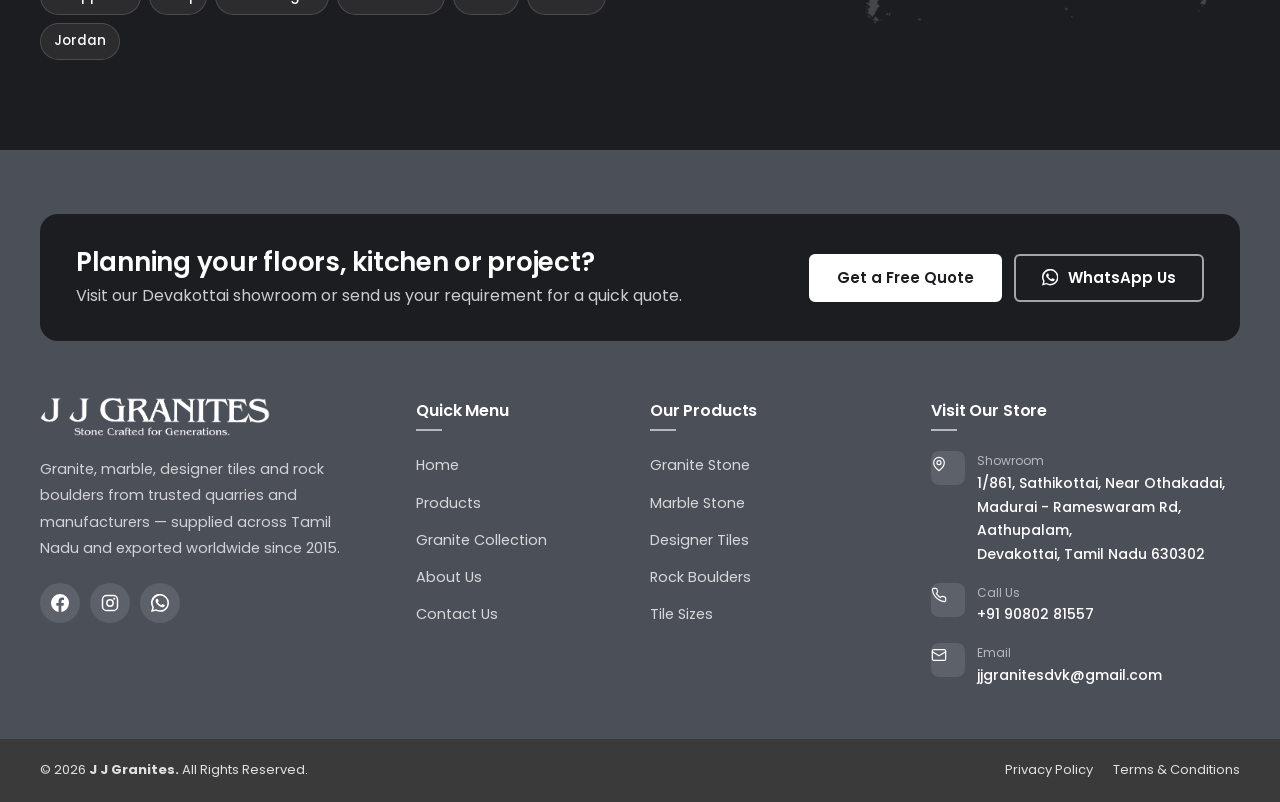
<file: About us.html>
<!DOCTYPE html>
<html lang="en">
<head>
  <meta charset="UTF-8">
  <meta name="viewport" content="width=device-width, initial-scale=1">
  <title>About Us — 10 Years of Stone Craftsmanship | J J Granites, Devakottai</title>
  <meta name="description" content="Since 2015, J J Granites in Devakottai has supplied premium granite, marble, designer tiles and wavebreaker rock boulders — delivering craftsmanship, quality and harmony in every stone.">
  <meta name="theme-color" content="#1c1d20">
  <link rel="icon" href="assets/images/favicon.svg" type="image/svg+xml">
  <link rel="preconnect" href="https://fonts.googleapis.com">
  <link rel="preconnect" href="https://fonts.gstatic.com" crossorigin>
  <link href="https://fonts.googleapis.com/css2?family=Poppins:wght@300;400;500;600;700&display=swap" rel="stylesheet">
  <link rel="stylesheet" href="assets/css/style.css">
  <script>document.documentElement.className += " js";</script>
</head>
<body data-page="about">

  <div id="site-header"></div>

  <main>
    <section class="page-hero">
      <div class="page-hero__bg" style="--pos: 50% 40%"><img src="assets/images/onyx-living.jpg" alt="" width="736" height="920"></div>
      <div class="container">
        <span class="eyebrow">About J J Granites</span>
        <h1 class="page-hero__title">A Decade of <span>Stone Craftsmanship</span></h1>
        <p class="page-hero__text">Since 2015, we have been bringing exquisite stone surfaces to homes, temples and projects across Devakottai — and to customers around the world.</p>
        <div class="btn-row">
          <a class="btn" href="Products.html">Our Products <i data-icon="arrow"></i></a>
          <a class="btn btn--ghost-light" data-maps><i data-icon="pin"></i> Visit the Showroom</a>
        </div>
        <nav class="breadcrumb" aria-label="Breadcrumb"><a href="index.html">Home</a><span>/</span><span>About Us</span></nav>
      </div>
    </section>

    <!-- ================= STORY ================= -->
    <section class="section">
      <div class="container split">
        <div class="media-pair" data-reveal>
          <div class="media"><img src="assets/images/marble-living.jpg" alt="Hall finished with polished marble flooring" width="736" height="920" loading="lazy"></div>
          <div class="media media--inset"><img src="assets/images/cat-granite.jpg" alt="Black galaxy granite close-up" width="640" height="800" loading="lazy"></div>
          <div class="media-badge"><strong>10+ Years</strong><span>Working since 2015</span></div>
        </div>
        <div data-reveal>
          <span class="eyebrow">Who We Are</span>
          <h2 class="title">About <span>J J Granites</span></h2>
          <p class="lead">J J Granites is a premier supplier of high-quality granite stone and wavebreaker stones. With years of experience in the industry, we are dedicated to providing exceptional products and services to our clients.</p>
          <p>We supply premium granite, marble and designer tiles, combining traditional beauty with modern reliability. Every stone is sourced from trusted quarries and manufacturers, and selected to suit the space it will live in — from a family kitchen to a temple courtyard or a harbour wall.</p>
          <ul class="checks">
            <li><i data-icon="check"></i>Granite stone</li>
            <li><i data-icon="check"></i>Marble stone</li>
            <li><i data-icon="check"></i>Designer tiles</li>
            <li><i data-icon="check"></i>Wavebreaker rock boulders</li>
          </ul>
          <a class="btn" href="contact%20us.html#enquiry">Talk to Us <i data-icon="arrow"></i></a>
        </div>
      </div>
    </section>

    <!-- ================= STATS ================= -->
    <section class="stats-bar" aria-label="Highlights" style="border-top: 1px solid var(--line)">
      <div class="container stats">
        <div class="stat"><span class="stat__icon"><i data-icon="award"></i></span><div><strong>Since 2015</strong><span>10+ years in stone</span></div></div>
        <div class="stat"><span class="stat__icon"><i data-icon="gem"></i></span><div><strong>100+ Collections</strong><span>Across all categories</span></div></div>
        <div class="stat"><span class="stat__icon"><i data-icon="globe"></i></span><div><strong>21 Countries</strong><span>Export reach</span></div></div>
        <div class="stat"><span class="stat__icon"><i data-icon="pin"></i></span><div><strong>Devakottai</strong><span>Showroom &amp; yard</span></div></div>
      </div>
    </section>

    <!-- ================= MISSION ================= -->
    <section class="band">
      <div class="band__bg"><img src="assets/images/showroom.jpg" alt="" width="736" height="491" loading="lazy"></div>
      <div class="container">
        <span class="eyebrow" style="justify-content:center">Our Mission</span>
        <p class="quote">Deliver craftsmanship, quality and harmony in every stone.</p>
      </div>
    </section>

    <!-- ================= VALUES ================= -->
    <section class="section section--alt">
      <div class="container">
        <div class="section-head section-head--center">
          <span class="eyebrow">What We Stand For</span>
          <h2 class="title">Built on <span>Trust &amp; Quality</span></h2>
          <p class="lead">The same values that started J J Granites in 2015 guide every order we deliver today.</p>
        </div>
        <div class="features" data-stagger>
          <div class="feature" data-reveal><div class="feature__icon"><i data-icon="shield"></i></div><div><h3>Quality First</h3><p>Stones from trusted quarries and manufacturers, checked before dispatch.</p></div></div>
          <div class="feature" data-reveal><div class="feature__icon"><i data-icon="handshake"></i></div><div><h3>Honest Guidance</h3><p>We help you choose the right stone for the space and budget — not just the costliest one.</p></div></div>
          <div class="feature" data-reveal><div class="feature__icon"><i data-icon="tag"></i></div><div><h3>Fair Pricing</h3><p>Competitive, transparent rates for homeowners, builders and bulk projects.</p></div></div>
          <div class="feature" data-reveal><div class="feature__icon"><i data-icon="truck"></i></div><div><h3>Reliable Delivery</h3><p>On-time dispatch locally, and export handling for international orders.</p></div></div>
          <div class="feature" data-reveal><div class="feature__icon"><i data-icon="gem"></i></div><div><h3>Wide Range</h3><p>100+ collections across granite, marble, tiles and boulders under one roof.</p></div></div>
          <div class="feature" data-reveal><div class="feature__icon"><i data-icon="star"></i></div><div><h3>Local Roots</h3><p>A trusted name in Devakottai and the surrounding areas for over a decade.</p></div></div>
        </div>
      </div>
    </section>

    <!-- ================= EXPORT ================= -->
    <section class="section section--dark">
      <div class="container export">
        <div data-reveal>
          <span class="eyebrow">Worldwide Export</span>
          <h2 class="title">Trusted <span>Beyond Borders</span></h2>
          <p class="lead">Granite and wavebreaker rock boulders from J J Granites have been exported to customers in 21 countries.</p>
          <ul class="countries">
            <li>USA</li><li>UK</li><li>Australia</li><li>Germany</li><li>Greece</li><li>Sri Lanka</li><li>Colombia</li><li>Albania</li><li>Romania</li><li>Vietnam</li><li>Nepal</li><li>Qatar</li><li>Taiwan</li><li>Thailand</li><li>Philippines</li><li>Iraq</li><li>Montenegro</li><li>Macedonia</li><li>Brazil</li><li>Tunisia</li><li>Jordan</li>
          </ul>
        </div>
        <div class="export__map" data-reveal><img src="assets/images/world-map.png" alt="World map showing export reach" width="1100" height="684" loading="lazy"></div>
      </div>
    </section>
  </main>

  <div id="site-footer"></div>
  <script src="assets/js/main.js" defer></script>
</body>
</html>
</file>
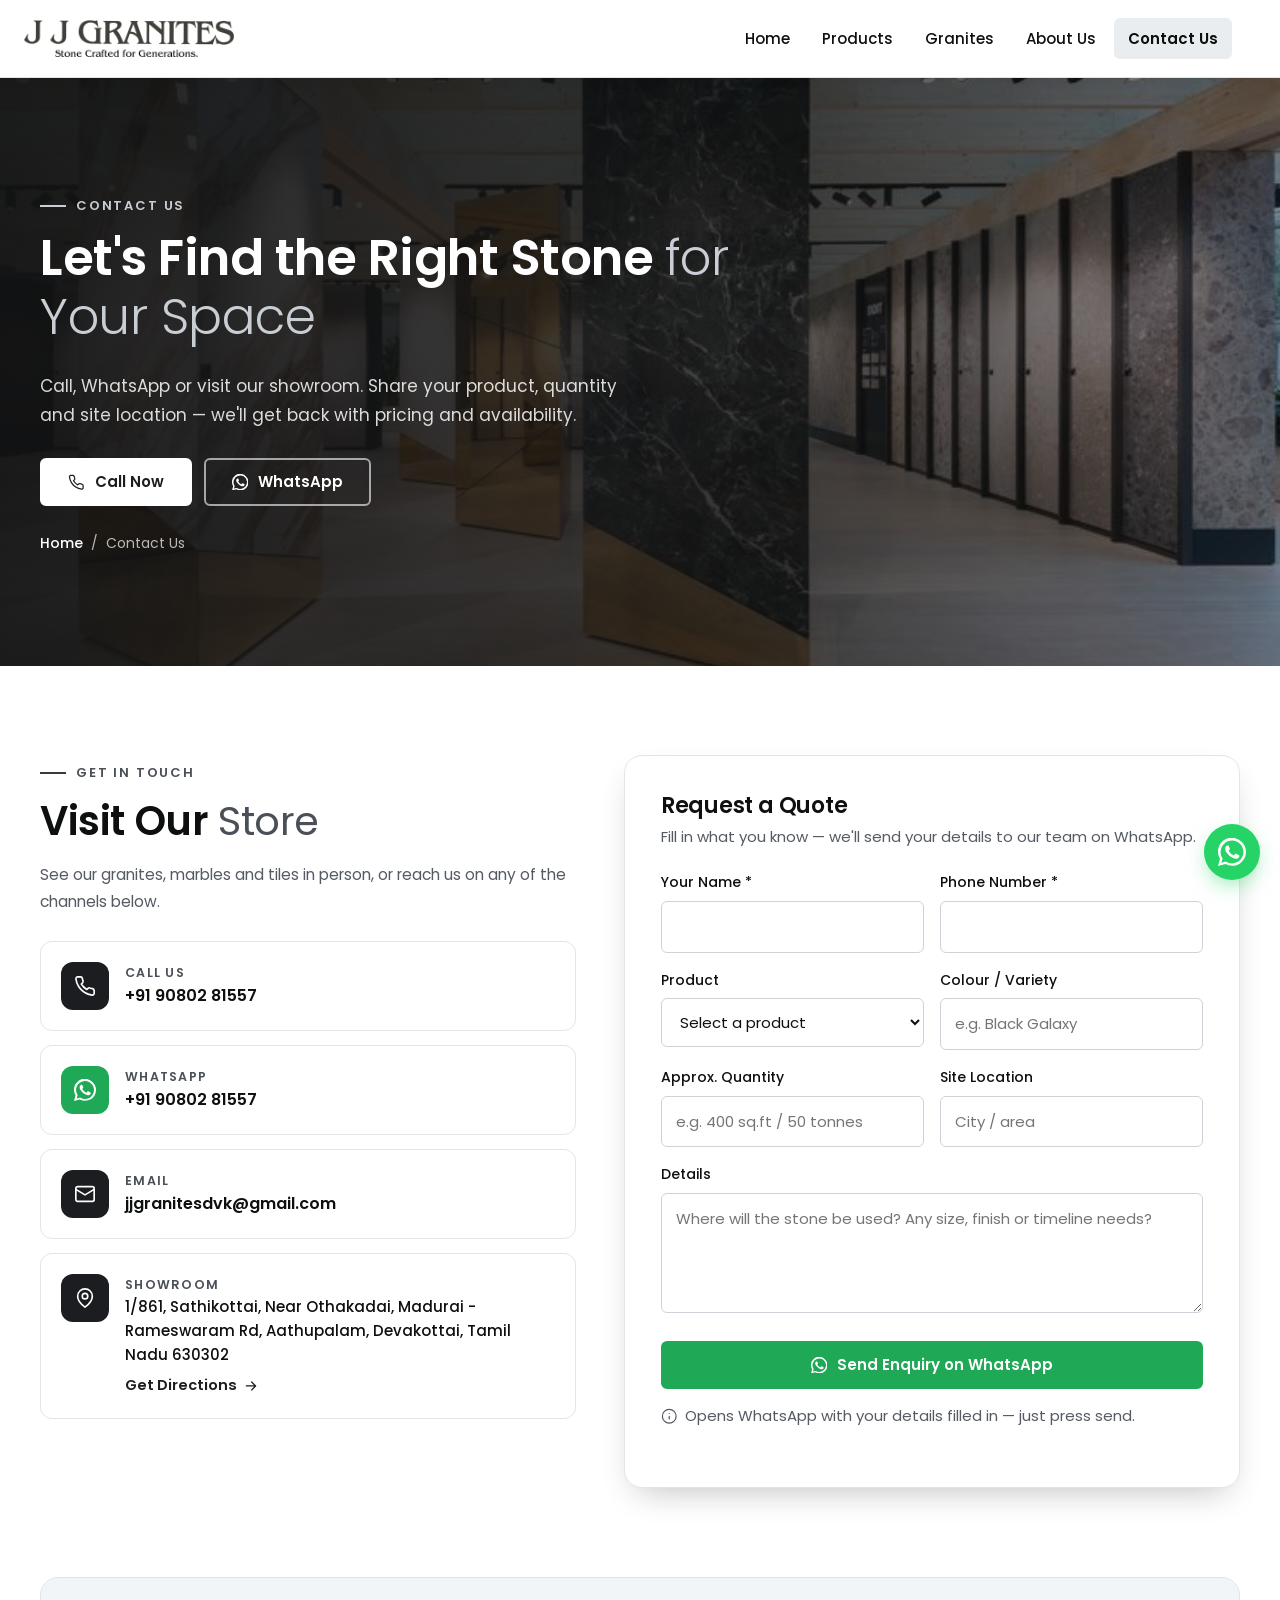
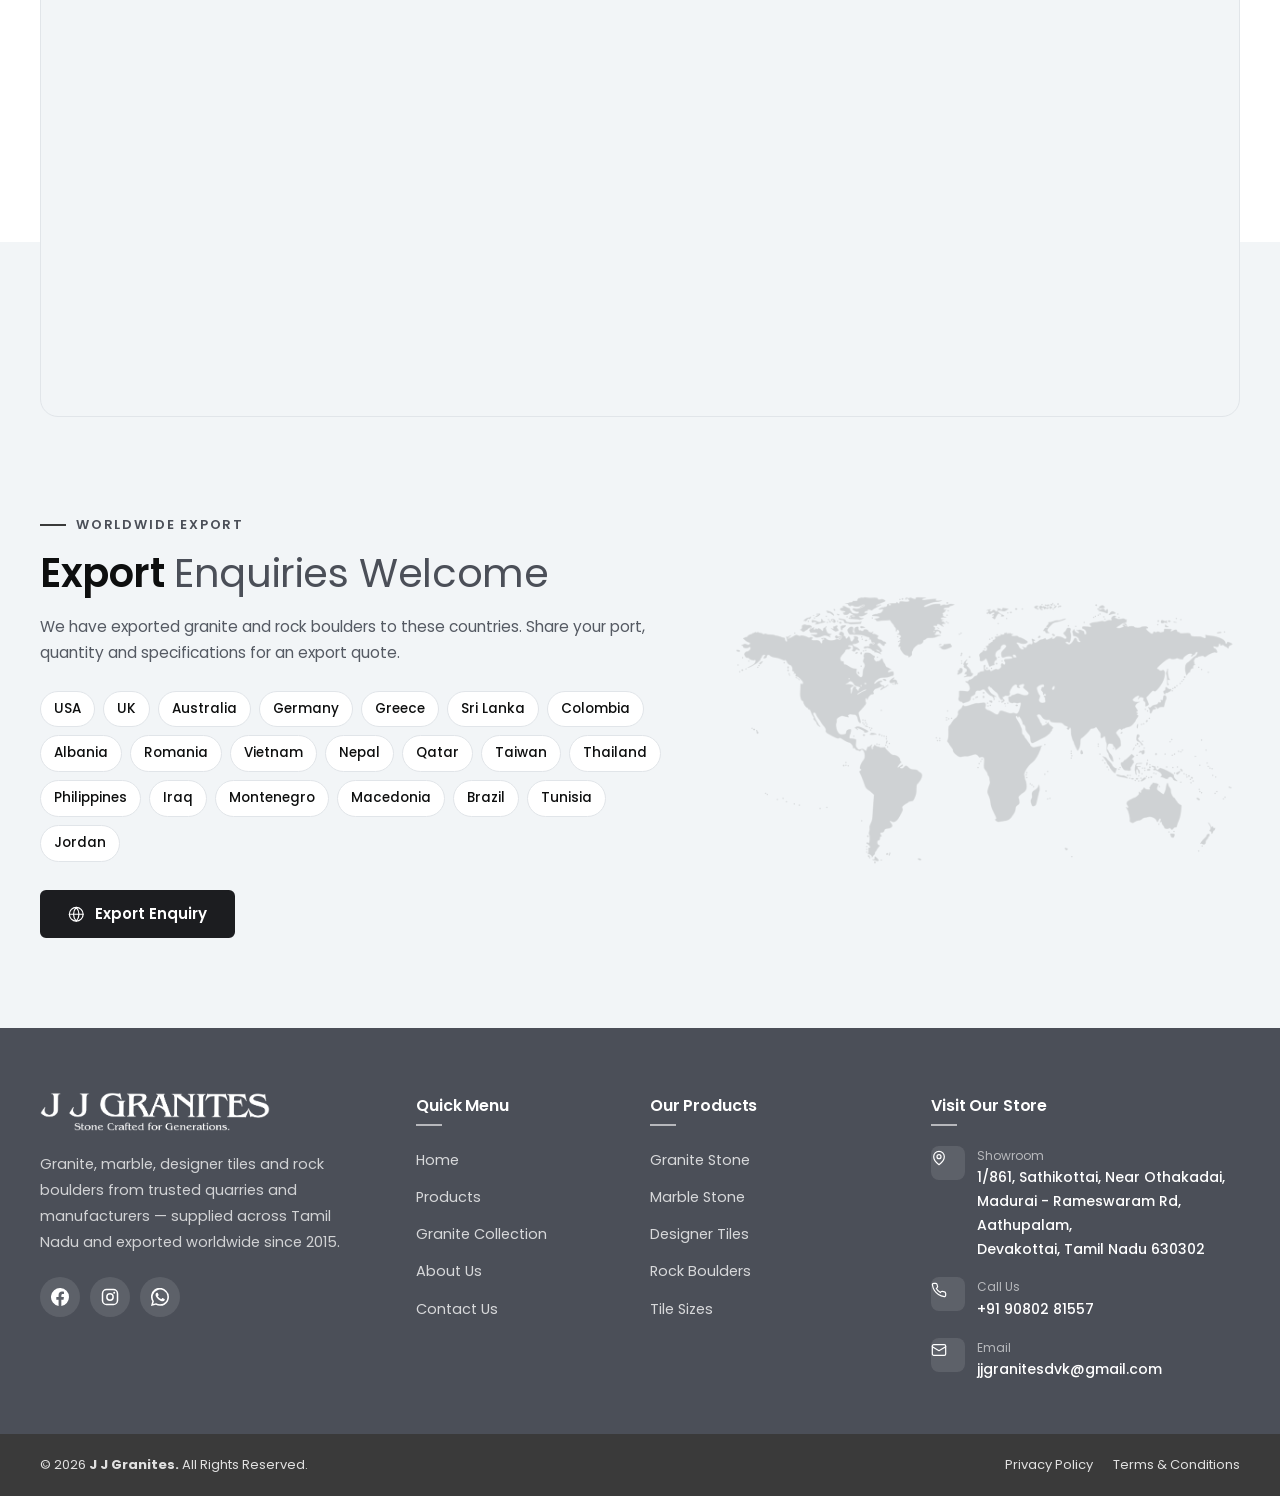
<file: contact us.html>
<!DOCTYPE html>
<html lang="en">
<head>
  <meta charset="UTF-8">
  <meta name="viewport" content="width=device-width, initial-scale=1">
  <title>Contact Us — Visit Our Showroom in Devakottai | J J Granites</title>
  <meta name="description" content="Call or WhatsApp J J Granites on +91 90802 81557, email jjgranitesdvk@gmail.com, or visit our showroom on the Madurai - Rameswaram Road, Aathupalam, Devakottai.">
  <meta name="theme-color" content="#1c1d20">
  <link rel="icon" href="assets/images/favicon.svg" type="image/svg+xml">
  <link rel="preconnect" href="https://fonts.googleapis.com">
  <link rel="preconnect" href="https://fonts.gstatic.com" crossorigin>
  <link href="https://fonts.googleapis.com/css2?family=Poppins:wght@300;400;500;600;700&display=swap" rel="stylesheet">
  <link rel="stylesheet" href="assets/css/style.css">
  <script>document.documentElement.className += " js";</script>
</head>
<body data-page="contact">

  <div id="site-header"></div>

  <main>
    <section class="page-hero">
      <div class="page-hero__bg"><img src="assets/images/showroom.jpg" alt="" width="736" height="491"></div>
      <div class="container">
        <span class="eyebrow">Contact Us</span>
        <h1 class="page-hero__title">Let's Find the Right Stone <span>for Your Space</span></h1>
        <p class="page-hero__text">Call, WhatsApp or visit our showroom. Share your product, quantity and site location — we'll get back with pricing and availability.</p>
        <div class="btn-row">
          <a class="btn" data-tel><i data-icon="phone"></i> Call Now</a>
          <a class="btn btn--ghost-light" data-wa><i data-icon="whatsapp"></i> WhatsApp</a>
        </div>
        <nav class="breadcrumb" aria-label="Breadcrumb"><a href="index.html">Home</a><span>/</span><span>Contact Us</span></nav>
      </div>
    </section>

    <section class="section" id="enquiry">
      <div class="container contact-grid">
        <div>
          <span class="eyebrow">Get in Touch</span>
          <h2 class="title">Visit Our <span>Store</span></h2>
          <p class="lead" style="margin-bottom: 26px">See our granites, marbles and tiles in person, or reach us on any of the channels below.</p>
          <div class="info-list">
            <div class="info"><span class="info__icon"><i data-icon="phone"></i></span><div><small>Call Us</small><a class="val" data-tel></a></div></div>
            <div class="info"><span class="info__icon" style="background:#1fa855"><i data-icon="whatsapp"></i></span><div><small>WhatsApp</small><a class="val" data-wa>+91 90802 81557</a></div></div>
            <div class="info"><span class="info__icon"><i data-icon="mail"></i></span><div><small>Email</small><a class="val" data-mail></a></div></div>
            <div class="info"><span class="info__icon"><i data-icon="pin"></i></span><div><small>Showroom</small><span class="val">1/861, Sathikottai, Near Othakadai, Madurai - Rameswaram Rd, Aathupalam, Devakottai, Tamil Nadu 630302</span><a class="link-arrow" data-maps style="margin-top:6px">Get Directions <i data-icon="arrow"></i></a></div></div>
          </div>
        </div>

        <form class="form-card" data-enquiry>
          <h3>Request a Quote</h3>
          <p>Fill in what you know — we'll send your details to our team on WhatsApp.</p>
          <div class="form-grid">
            <div class="field"><label for="f-name">Your Name *</label><input id="f-name" name="name" type="text" autocomplete="name" required></div>
            <div class="field"><label for="f-phone">Phone Number *</label><input id="f-phone" name="phone" type="tel" autocomplete="tel" inputmode="tel" required></div>
            <div class="field"><label for="f-product">Product</label>
              <select id="f-product" name="product">
                <option value="">Select a product</option>
                <option>Granite</option>
                <option>Marble</option>
                <option>Designer Tiles</option>
                <option>Rock Boulders</option>
                <option>Not sure yet</option>
              </select>
            </div>
            <div class="field"><label for="f-variety">Colour / Variety</label><input id="f-variety" name="variety" type="text" placeholder="e.g. Black Galaxy"></div>
            <div class="field"><label for="f-qty">Approx. Quantity</label><input id="f-qty" name="quantity" type="text" placeholder="e.g. 400 sq.ft / 50 tonnes"></div>
            <div class="field"><label for="f-loc">Site Location</label><input id="f-loc" name="location" type="text" placeholder="City / area"></div>
            <div class="field full"><label for="f-msg">Details</label><textarea id="f-msg" name="message" placeholder="Where will the stone be used? Any size, finish or timeline needs?"></textarea></div>
          </div>
          <button class="btn btn--wa btn--block" type="submit" style="margin-top: 20px"><i data-icon="whatsapp"></i> Send Enquiry on WhatsApp</button>
          <p class="form-note"><i data-icon="info"></i> Opens WhatsApp with your details filled in — just press send.</p>
        </form>
      </div>
    </section>

    <section class="section section--alt" style="padding-top: 0; background: linear-gradient(#fff 50%, var(--bg-alt) 50%)">
      <div class="container">
        <div class="map">
          <iframe title="J J Granites on Google Maps" loading="lazy" referrerpolicy="no-referrer-when-downgrade" src="https://www.google.com/maps/embed?pb=!1m18!1m12!1m3!1d3929.9532148083626!2d78.8259998750303!3d9.937850890164452!2m3!1f0!2f0!3f0!3m2!1i1024!2i768!4f13.1!3m3!1m2!1s0x3b005b0b9990b0a9%3A0x7477cd0d9a774a4!2sJ%20J%20Granites!5e0!3m2!1sen!2sin!4v1756144369059!5m2!1sen!2sin"></iframe>
        </div>
      </div>
    </section>

    <section class="section section--alt" style="padding-top: 0">
      <div class="container export">
        <div data-reveal>
          <span class="eyebrow">Worldwide Export</span>
          <h2 class="title">Export <span>Enquiries Welcome</span></h2>
          <p class="lead">We have exported granite and rock boulders to these countries. Share your port, quantity and specifications for an export quote.</p>
          <ul class="countries">
            <li>USA</li><li>UK</li><li>Australia</li><li>Germany</li><li>Greece</li><li>Sri Lanka</li><li>Colombia</li><li>Albania</li><li>Romania</li><li>Vietnam</li><li>Nepal</li><li>Qatar</li><li>Taiwan</li><li>Thailand</li><li>Philippines</li><li>Iraq</li><li>Montenegro</li><li>Macedonia</li><li>Brazil</li><li>Tunisia</li><li>Jordan</li>
          </ul>
          <div class="btn-row" style="margin-top: 28px"><a class="btn" data-wa="Hello J J Granites, I have an export enquiry. Country / port: "><i data-icon="globe"></i> Export Enquiry</a></div>
        </div>
        <div class="export__map" data-reveal><img src="assets/images/world-map.png" alt="World map showing export reach" width="1100" height="684" loading="lazy"></div>
      </div>
    </section>
  </main>

  <div id="site-footer"></div>
  <script src="assets/js/main.js" defer></script>
</body>
</html>
</file>
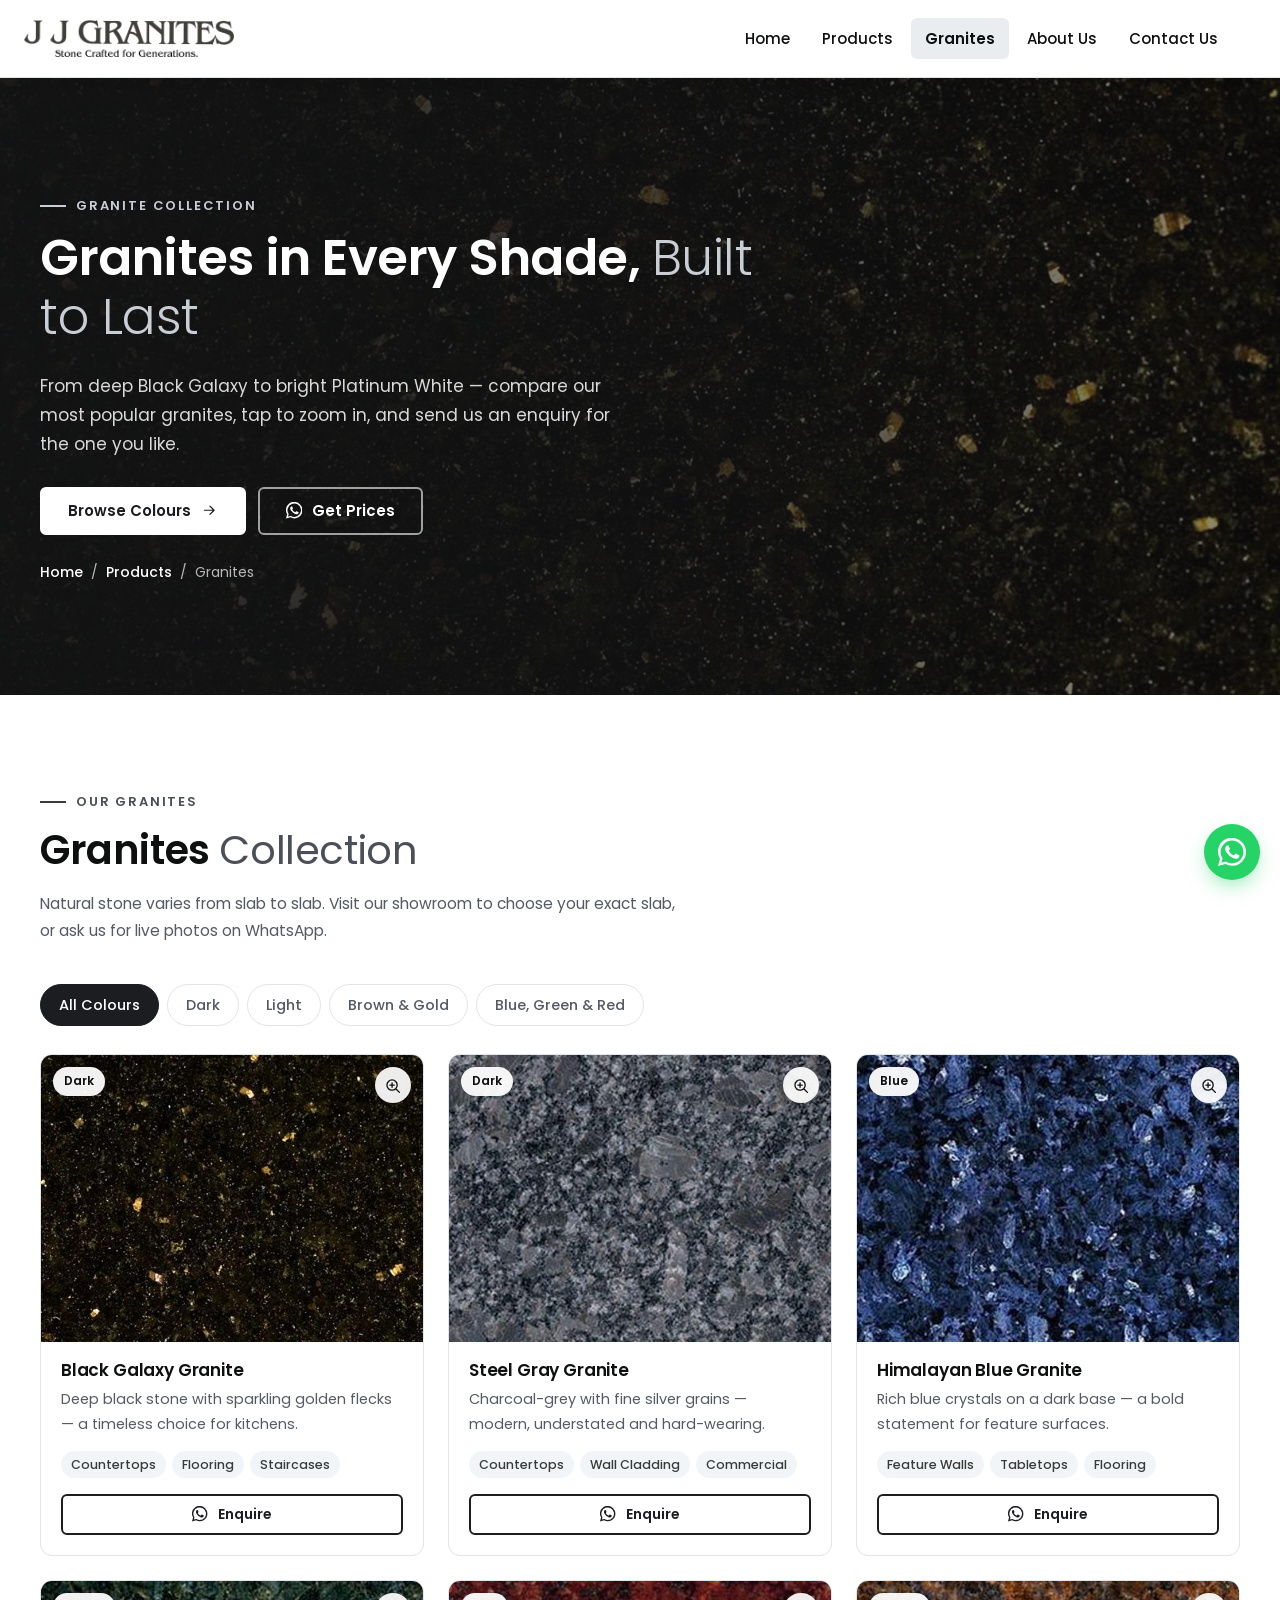
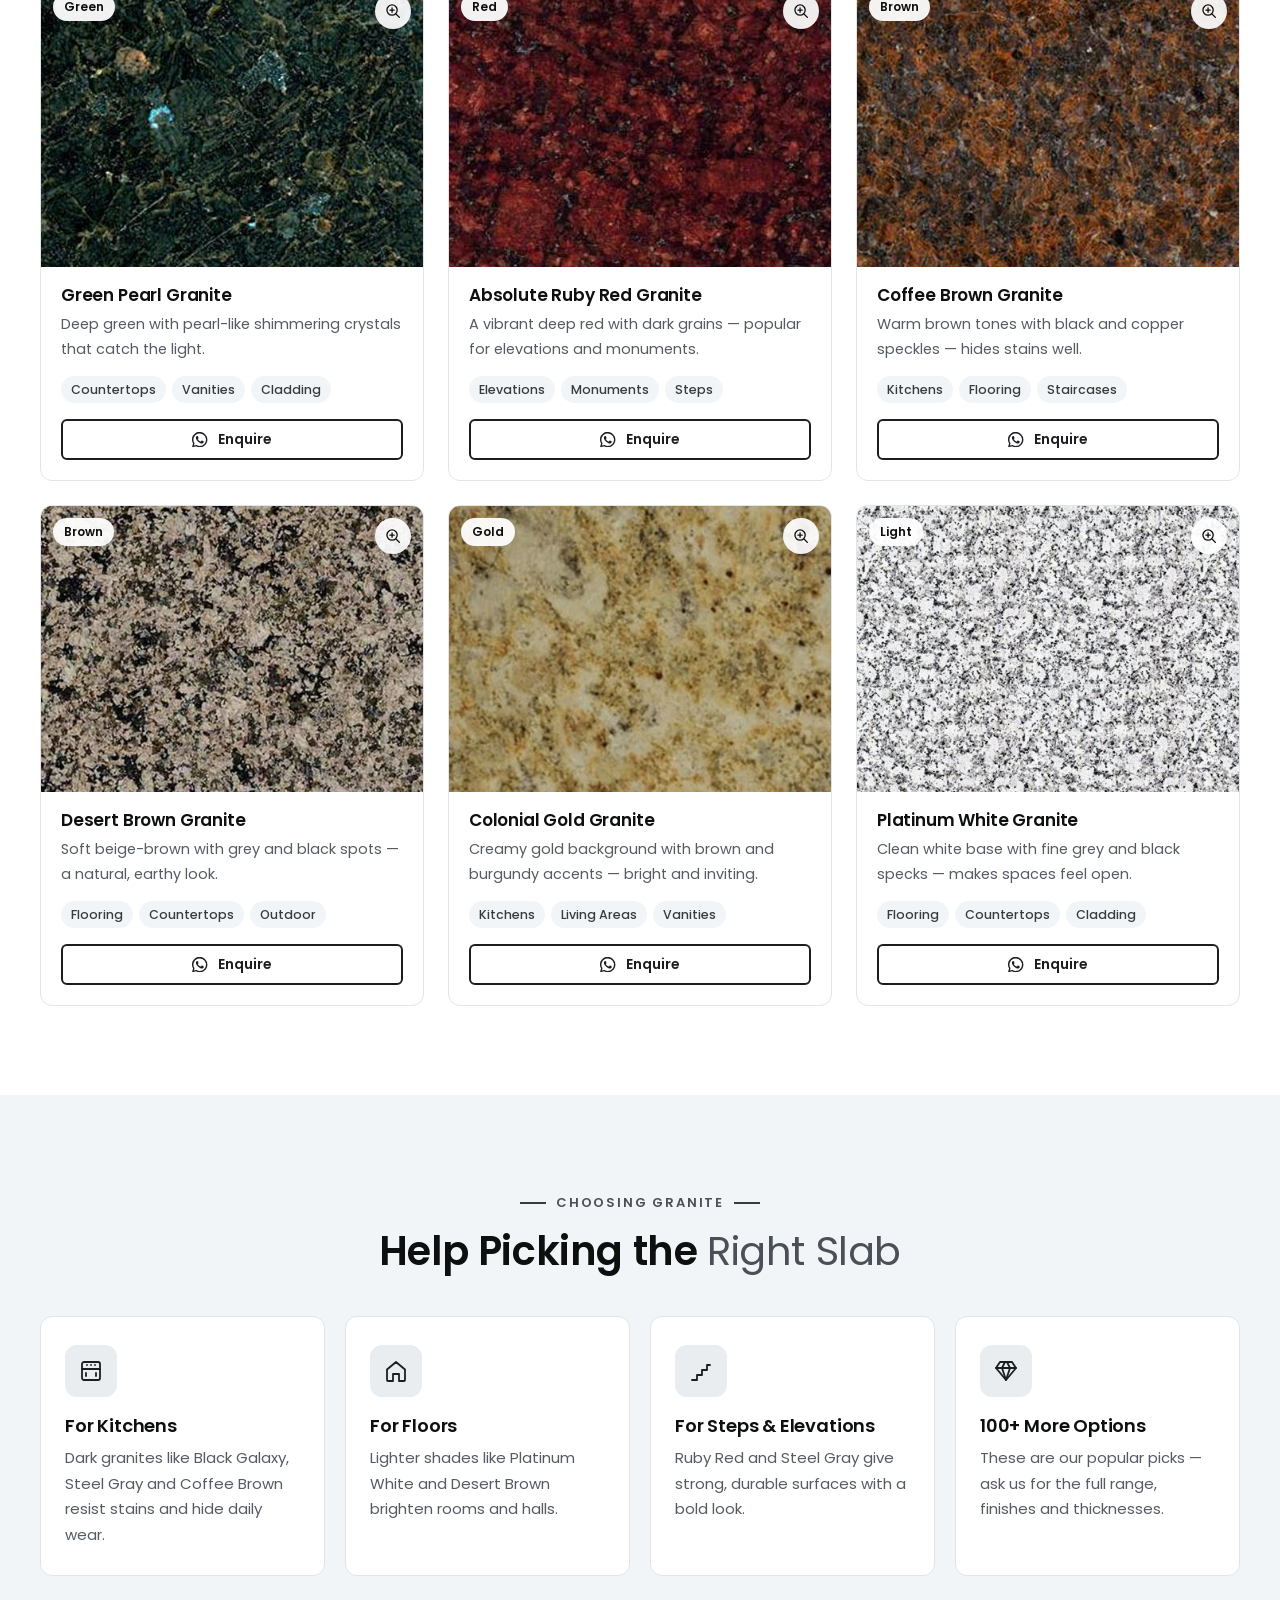
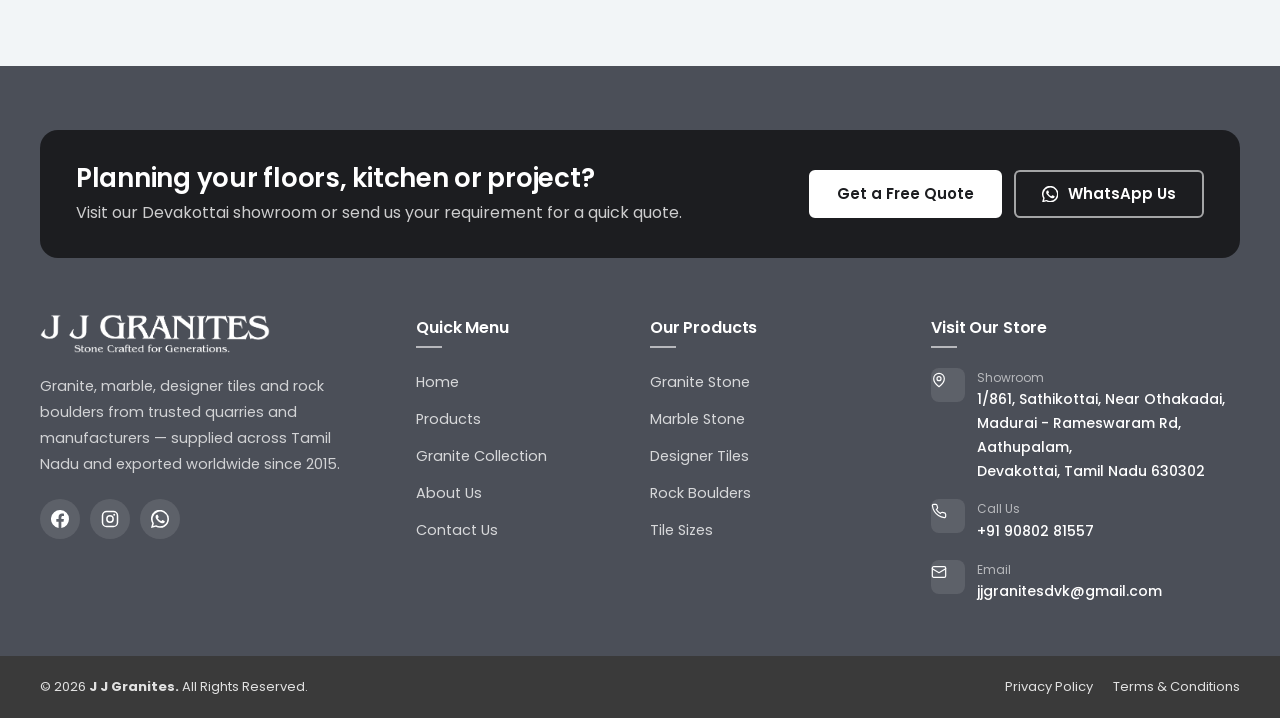
<file: granites.html>
<!DOCTYPE html>
<html lang="en">
<head>
  <meta charset="UTF-8">
  <meta name="viewport" content="width=device-width, initial-scale=1">
  <title>Granite Collection — Black Galaxy, Steel Gray, Ruby Red &amp; More | J J Granites</title>
  <meta name="description" content="Explore the J J Granites collection: Black Galaxy, Steel Gray, Himalayan Blue, Green Pearl, Absolute Ruby Red, Coffee Brown, Desert Brown, Colonial Gold and Platinum White granite.">
  <meta name="theme-color" content="#1c1d20">
  <link rel="icon" href="assets/images/favicon.svg" type="image/svg+xml">
  <link rel="preconnect" href="https://fonts.googleapis.com">
  <link rel="preconnect" href="https://fonts.gstatic.com" crossorigin>
  <link href="https://fonts.googleapis.com/css2?family=Poppins:wght@300;400;500;600;700&display=swap" rel="stylesheet">
  <link rel="stylesheet" href="assets/css/style.css">
  <script>document.documentElement.className += " js";</script>
</head>
<body data-page="granites">

  <div id="site-header"></div>

  <main>
    <section class="page-hero">
      <div class="page-hero__bg"><img src="assets/images/texture-black.jpg" alt="" width="1600" height="996"></div>
      <div class="container">
        <span class="eyebrow">Granite Collection</span>
        <h1 class="page-hero__title">Granites in Every Shade, <span>Built to Last</span></h1>
        <p class="page-hero__text">From deep Black Galaxy to bright Platinum White — compare our most popular granites, tap to zoom in, and send us an enquiry for the one you like.</p>
        <div class="btn-row">
          <a class="btn" href="#collection">Browse Colours <i data-icon="arrow"></i></a>
          <a class="btn btn--ghost-light" data-wa="Hello J J Granites, please share granite colours and prices."><i data-icon="whatsapp"></i> Get Prices</a>
        </div>
        <nav class="breadcrumb" aria-label="Breadcrumb"><a href="index.html">Home</a><span>/</span><a href="Products.html">Products</a><span>/</span><span>Granites</span></nav>
      </div>
    </section>

    <section class="section" id="collection">
      <div class="container">
        <div class="section-head section-head--split">
          <div>
            <span class="eyebrow">Our Granites</span>
            <h2 class="title">Granites <span>Collection</span></h2>
            <p class="lead">Natural stone varies from slab to slab. Visit our showroom to choose your exact slab, or ask us for live photos on WhatsApp.</p>
          </div>
        </div>
        <div class="filters" role="group" aria-label="Filter granites by tone">
          <button class="filter is-active" data-filter="all" aria-pressed="true">All Colours</button>
          <button class="filter" data-filter="dark" aria-pressed="false">Dark</button>
          <button class="filter" data-filter="light" aria-pressed="false">Light</button>
          <button class="filter" data-filter="warm" aria-pressed="false">Brown &amp; Gold</button>
          <button class="filter" data-filter="colour" aria-pressed="false">Blue, Green &amp; Red</button>
        </div>

        <div class="swatches">
          <article class="swatch" id="black-galaxy" data-cat="dark">
            <div class="swatch__img" data-zoom="assets/images/granite-black-galaxy.jpg" data-caption="Black Galaxy Granite"><img src="assets/images/granite-black-galaxy-sm.jpg" alt="Black Galaxy granite" width="480" height="720" loading="lazy"><span class="swatch__tone">Dark</span><span class="swatch__zoom"><i data-icon="zoom"></i></span></div>
            <div class="swatch__body"><h3>Black Galaxy Granite</h3><p>Deep black stone with sparkling golden flecks — a timeless choice for kitchens.</p><div class="swatch__uses"><span>Countertops</span><span>Flooring</span><span>Staircases</span></div><a class="btn btn--sm btn--outline" data-wa="Hello J J Granites, I'm interested in Black Galaxy Granite. Please share price and availability."><i data-icon="whatsapp"></i> Enquire</a></div>
          </article>
          <article class="swatch" id="steel-gray" data-cat="dark">
            <div class="swatch__img" data-zoom="assets/images/granite-steel-gray.jpg" data-caption="Steel Gray Granite"><img src="assets/images/granite-steel-gray-sm.jpg" alt="Steel Gray granite" width="480" height="720" loading="lazy"><span class="swatch__tone">Dark</span><span class="swatch__zoom"><i data-icon="zoom"></i></span></div>
            <div class="swatch__body"><h3>Steel Gray Granite</h3><p>Charcoal-grey with fine silver grains — modern, understated and hard-wearing.</p><div class="swatch__uses"><span>Countertops</span><span>Wall Cladding</span><span>Commercial</span></div><a class="btn btn--sm btn--outline" data-wa="Hello J J Granites, I'm interested in Steel Gray Granite. Please share price and availability."><i data-icon="whatsapp"></i> Enquire</a></div>
          </article>
          <article class="swatch" id="himalayan-blue" data-cat="colour dark">
            <div class="swatch__img" data-zoom="assets/images/granite-himalayan-blue.jpg" data-caption="Himalayan Blue Granite"><img src="assets/images/granite-himalayan-blue-sm.jpg" alt="Himalayan Blue granite" width="480" height="720" loading="lazy"><span class="swatch__tone">Blue</span><span class="swatch__zoom"><i data-icon="zoom"></i></span></div>
            <div class="swatch__body"><h3>Himalayan Blue Granite</h3><p>Rich blue crystals on a dark base — a bold statement for feature surfaces.</p><div class="swatch__uses"><span>Feature Walls</span><span>Tabletops</span><span>Flooring</span></div><a class="btn btn--sm btn--outline" data-wa="Hello J J Granites, I'm interested in Himalayan Blue Granite. Please share price and availability."><i data-icon="whatsapp"></i> Enquire</a></div>
          </article>
          <article class="swatch" id="green-pearl" data-cat="colour dark">
            <div class="swatch__img" data-zoom="assets/images/granite-green-pearl.jpg" data-caption="Green Pearl Granite"><img src="assets/images/granite-green-pearl-sm.jpg" alt="Green Pearl granite" width="480" height="720" loading="lazy"><span class="swatch__tone">Green</span><span class="swatch__zoom"><i data-icon="zoom"></i></span></div>
            <div class="swatch__body"><h3>Green Pearl Granite</h3><p>Deep green with pearl-like shimmering crystals that catch the light.</p><div class="swatch__uses"><span>Countertops</span><span>Vanities</span><span>Cladding</span></div><a class="btn btn--sm btn--outline" data-wa="Hello J J Granites, I'm interested in Green Pearl Granite. Please share price and availability."><i data-icon="whatsapp"></i> Enquire</a></div>
          </article>
          <article class="swatch" id="ruby-red" data-cat="colour">
            <div class="swatch__img" data-zoom="assets/images/granite-ruby-red.jpg" data-caption="Absolute Ruby Red Granite"><img src="assets/images/granite-ruby-red-sm.jpg" alt="Absolute Ruby Red granite" width="480" height="720" loading="lazy"><span class="swatch__tone">Red</span><span class="swatch__zoom"><i data-icon="zoom"></i></span></div>
            <div class="swatch__body"><h3>Absolute Ruby Red Granite</h3><p>A vibrant deep red with dark grains — popular for elevations and monuments.</p><div class="swatch__uses"><span>Elevations</span><span>Monuments</span><span>Steps</span></div><a class="btn btn--sm btn--outline" data-wa="Hello J J Granites, I'm interested in Absolute Ruby Red Granite. Please share price and availability."><i data-icon="whatsapp"></i> Enquire</a></div>
          </article>
          <article class="swatch" id="coffee-brown" data-cat="warm dark">
            <div class="swatch__img" data-zoom="assets/images/granite-coffee-brown.jpg" data-caption="Coffee Brown Granite"><img src="assets/images/granite-coffee-brown-sm.jpg" alt="Coffee Brown granite" width="480" height="720" loading="lazy"><span class="swatch__tone">Brown</span><span class="swatch__zoom"><i data-icon="zoom"></i></span></div>
            <div class="swatch__body"><h3>Coffee Brown Granite</h3><p>Warm brown tones with black and copper speckles — hides stains well.</p><div class="swatch__uses"><span>Kitchens</span><span>Flooring</span><span>Staircases</span></div><a class="btn btn--sm btn--outline" data-wa="Hello J J Granites, I'm interested in Coffee Brown Granite. Please share price and availability."><i data-icon="whatsapp"></i> Enquire</a></div>
          </article>
          <article class="swatch" id="desert-brown" data-cat="warm">
            <div class="swatch__img" data-zoom="assets/images/granite-desert-brown.jpg" data-caption="Desert Brown Granite"><img src="assets/images/granite-desert-brown-sm.jpg" alt="Desert Brown granite" width="480" height="720" loading="lazy"><span class="swatch__tone">Brown</span><span class="swatch__zoom"><i data-icon="zoom"></i></span></div>
            <div class="swatch__body"><h3>Desert Brown Granite</h3><p>Soft beige-brown with grey and black spots — a natural, earthy look.</p><div class="swatch__uses"><span>Flooring</span><span>Countertops</span><span>Outdoor</span></div><a class="btn btn--sm btn--outline" data-wa="Hello J J Granites, I'm interested in Desert Brown Granite. Please share price and availability."><i data-icon="whatsapp"></i> Enquire</a></div>
          </article>
          <article class="swatch" id="colonial-gold" data-cat="warm light">
            <div class="swatch__img" data-zoom="assets/images/granite-colonial-gold.jpg" data-caption="Colonial Gold Granite"><img src="assets/images/granite-colonial-gold-sm.jpg" alt="Colonial Gold granite" width="480" height="720" loading="lazy"><span class="swatch__tone">Gold</span><span class="swatch__zoom"><i data-icon="zoom"></i></span></div>
            <div class="swatch__body"><h3>Colonial Gold Granite</h3><p>Creamy gold background with brown and burgundy accents — bright and inviting.</p><div class="swatch__uses"><span>Kitchens</span><span>Living Areas</span><span>Vanities</span></div><a class="btn btn--sm btn--outline" data-wa="Hello J J Granites, I'm interested in Colonial Gold Granite. Please share price and availability."><i data-icon="whatsapp"></i> Enquire</a></div>
          </article>
          <article class="swatch" id="platinum-white" data-cat="light">
            <div class="swatch__img" data-zoom="assets/images/granite-platinum-white.jpg" data-caption="Platinum White Granite"><img src="assets/images/granite-platinum-white-sm.jpg" alt="Platinum White granite" width="480" height="720" loading="lazy"><span class="swatch__tone">Light</span><span class="swatch__zoom"><i data-icon="zoom"></i></span></div>
            <div class="swatch__body"><h3>Platinum White Granite</h3><p>Clean white base with fine grey and black specks — makes spaces feel open.</p><div class="swatch__uses"><span>Flooring</span><span>Countertops</span><span>Cladding</span></div><a class="btn btn--sm btn--outline" data-wa="Hello J J Granites, I'm interested in Platinum White Granite. Please share price and availability."><i data-icon="whatsapp"></i> Enquire</a></div>
          </article>
        </div>
      </div>
    </section>

    <!-- ================= MORE ================= -->
    <section class="section section--alt">
      <div class="container">
        <div class="section-head section-head--center">
          <span class="eyebrow">Choosing Granite</span>
          <h2 class="title">Help Picking the <span>Right Slab</span></h2>
        </div>
        <div class="features features--4" data-stagger>
          <div class="feature" data-reveal><div class="feature__icon"><i data-icon="kitchen"></i></div><div><h3>For Kitchens</h3><p>Dark granites like Black Galaxy, Steel Gray and Coffee Brown resist stains and hide daily wear.</p></div></div>
          <div class="feature" data-reveal><div class="feature__icon"><i data-icon="home"></i></div><div><h3>For Floors</h3><p>Lighter shades like Platinum White and Desert Brown brighten rooms and halls.</p></div></div>
          <div class="feature" data-reveal><div class="feature__icon"><i data-icon="stairs"></i></div><div><h3>For Steps &amp; Elevations</h3><p>Ruby Red and Steel Gray give strong, durable surfaces with a bold look.</p></div></div>
          <div class="feature" data-reveal><div class="feature__icon"><i data-icon="gem"></i></div><div><h3>100+ More Options</h3><p>These are our popular picks — ask us for the full range, finishes and thicknesses.</p></div></div>
        </div>
      </div>
    </section>
  </main>

  <div id="site-footer"></div>
  <script src="assets/js/main.js" defer></script>
</body>
</html>
</file>
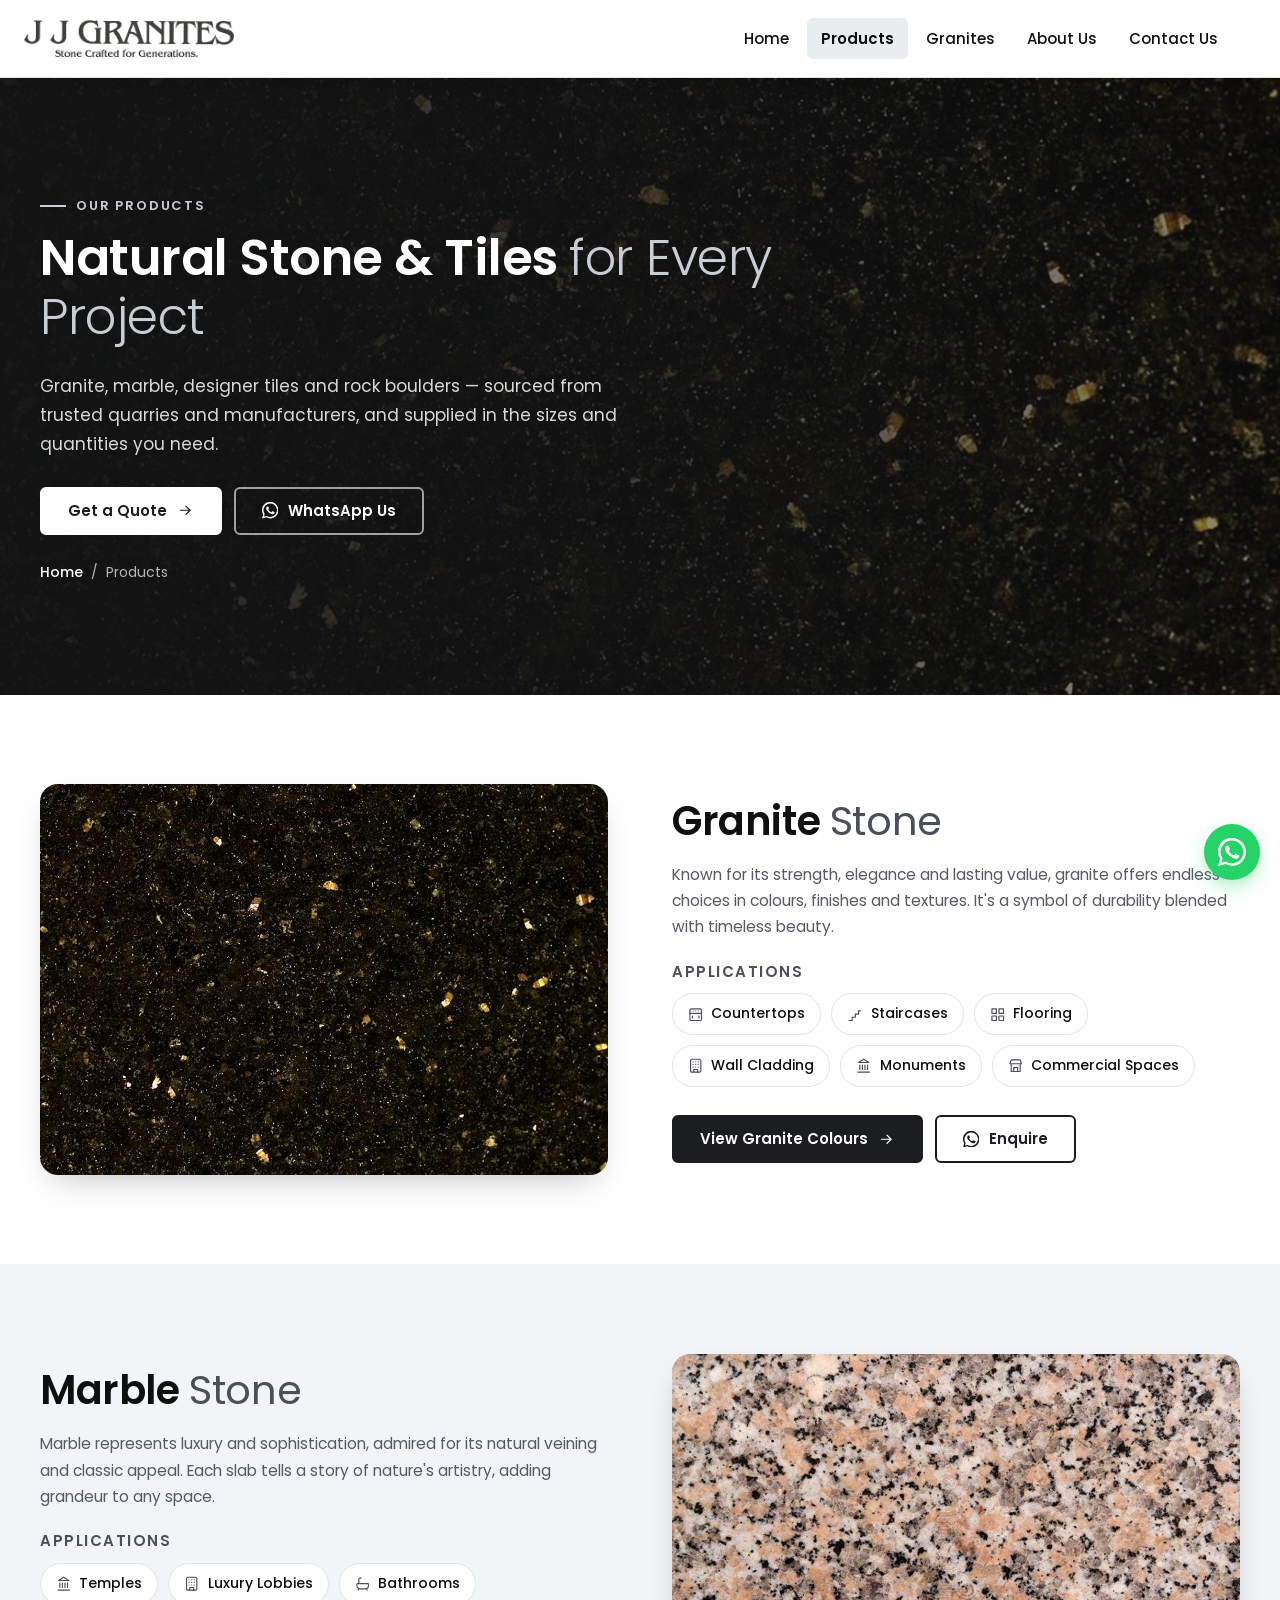
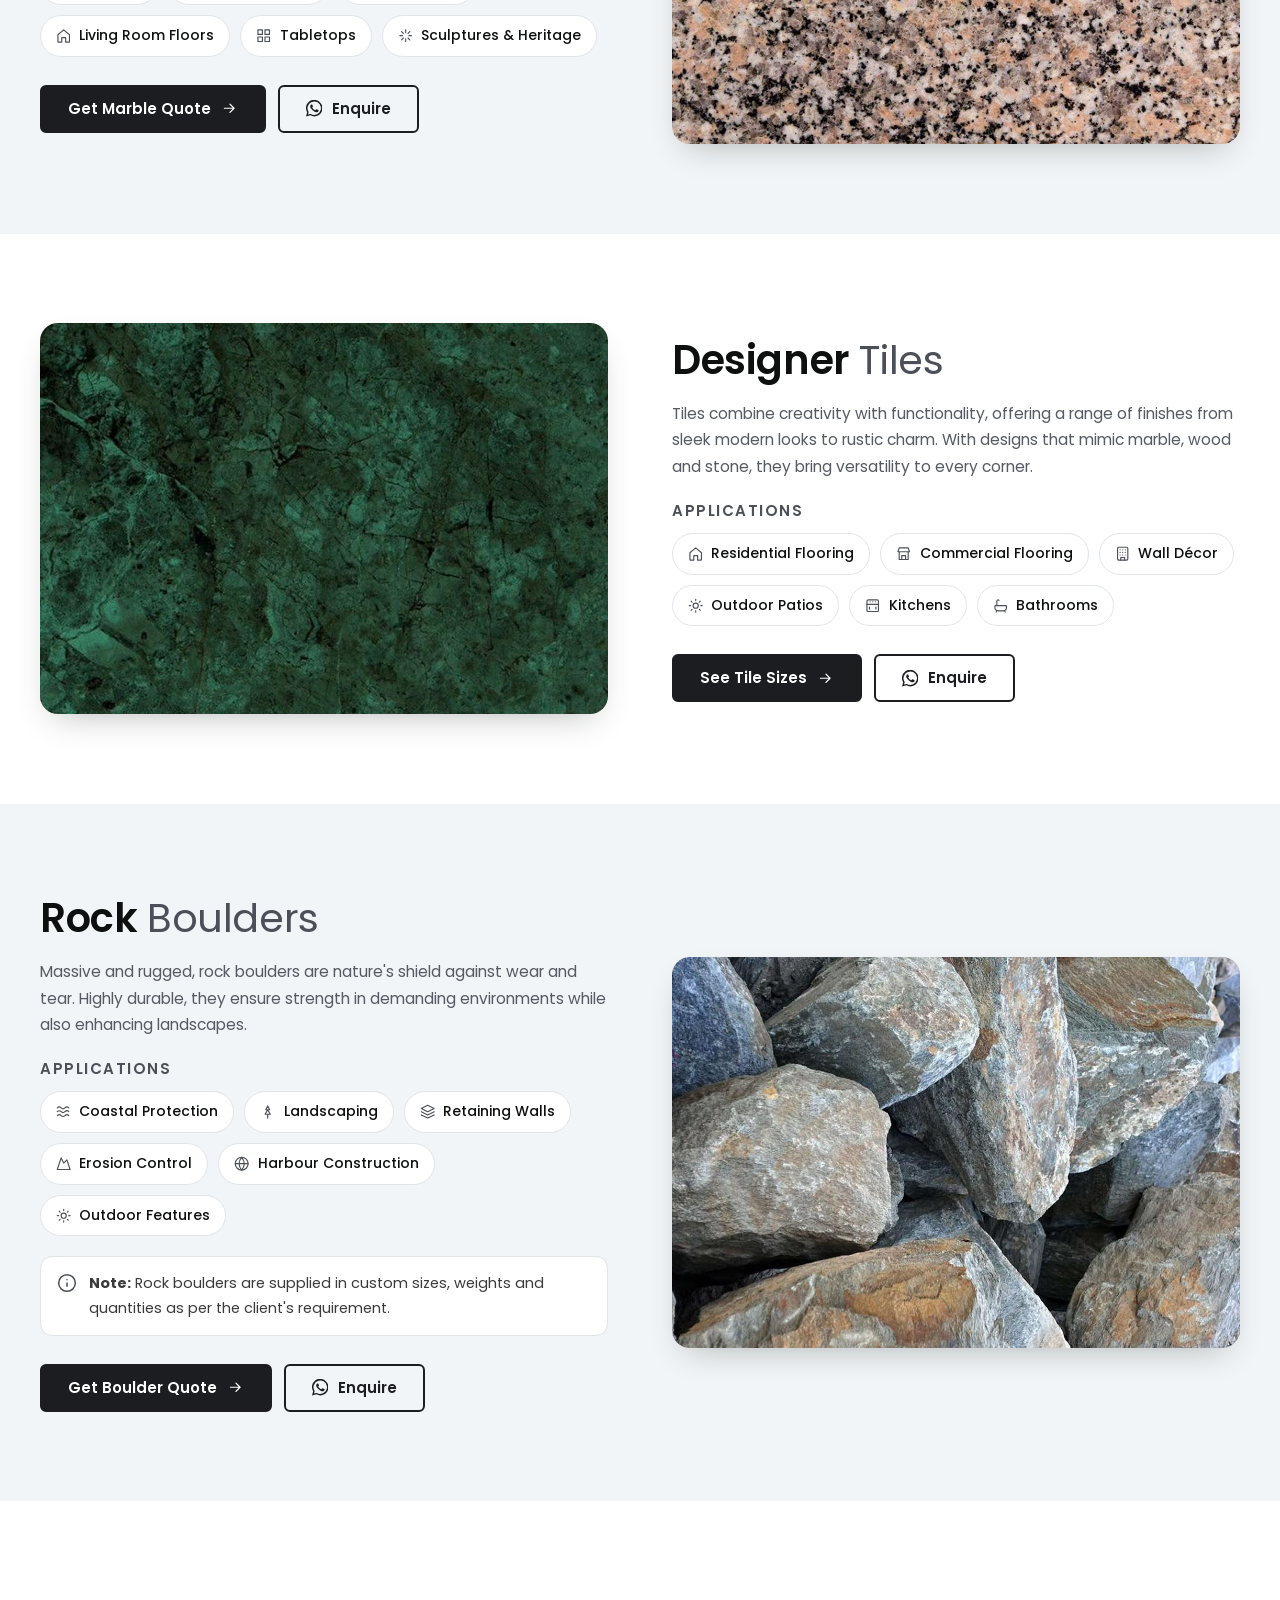
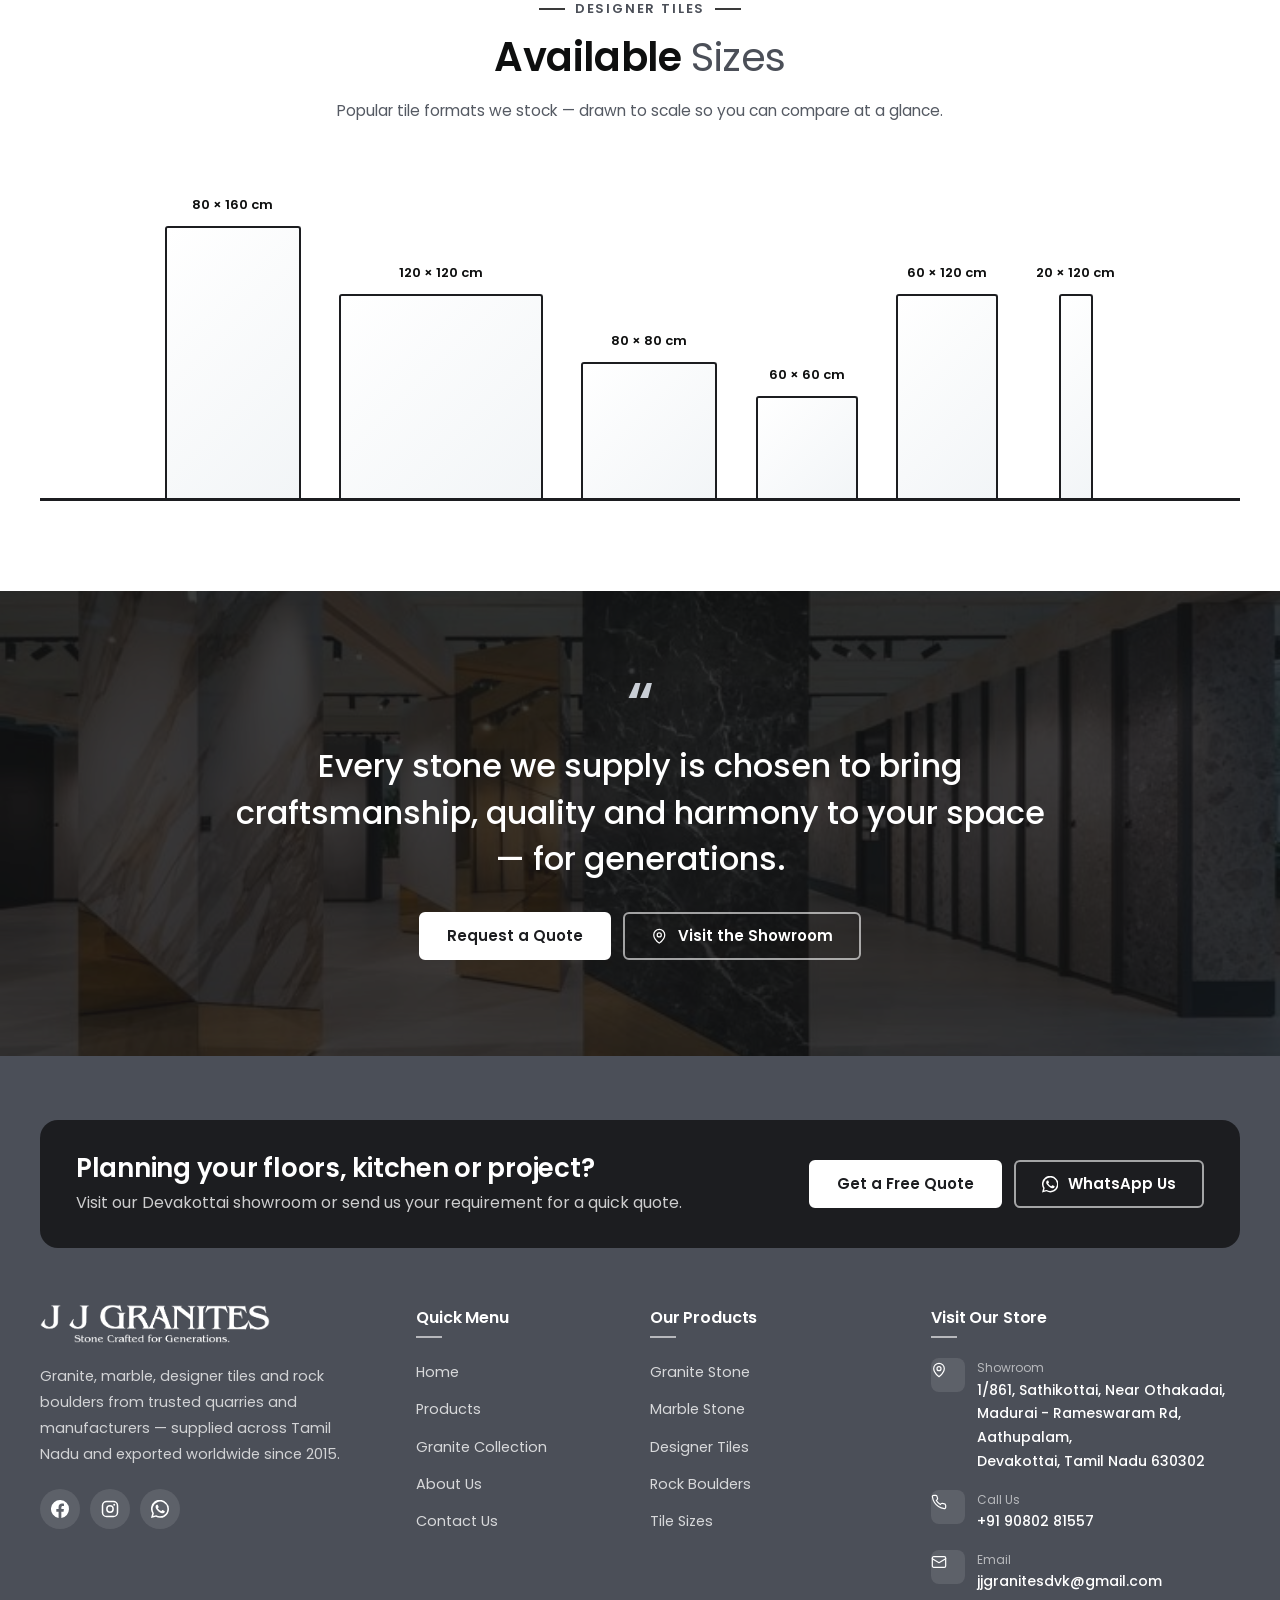
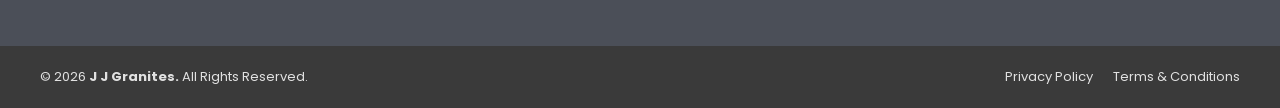
<file: Products.html>
<!DOCTYPE html>
<html lang="en">
<head>
  <meta charset="UTF-8">
  <meta name="viewport" content="width=device-width, initial-scale=1">
  <title>Products — Granite, Marble, Tiles &amp; Rock Boulders | J J Granites</title>
  <meta name="description" content="Granite stone, marble stone, designer tiles and rock boulders from J J Granites, Devakottai. Countertops, flooring, staircases, temples, landscaping and coastal protection.">
  <meta name="theme-color" content="#1c1d20">
  <link rel="icon" href="assets/images/favicon.svg" type="image/svg+xml">
  <link rel="preconnect" href="https://fonts.googleapis.com">
  <link rel="preconnect" href="https://fonts.gstatic.com" crossorigin>
  <link href="https://fonts.googleapis.com/css2?family=Poppins:wght@300;400;500;600;700&display=swap" rel="stylesheet">
  <link rel="stylesheet" href="assets/css/style.css">
  <script>document.documentElement.className += " js";</script>
</head>
<body data-page="products">

  <div id="site-header"></div>

  <main>
    <section class="page-hero">
      <div class="page-hero__bg"><img src="assets/images/range-granite.jpg" alt="" width="1200" height="747"></div>
      <div class="container">
        <span class="eyebrow">Our Products</span>
        <h1 class="page-hero__title">Natural Stone &amp; Tiles <span>for Every Project</span></h1>
        <p class="page-hero__text">Granite, marble, designer tiles and rock boulders — sourced from trusted quarries and manufacturers, and supplied in the sizes and quantities you need.</p>
        <div class="btn-row">
          <a class="btn" href="contact%20us.html#enquiry">Get a Quote <i data-icon="arrow"></i></a>
          <a class="btn btn--ghost-light" data-wa="Hello J J Granites, please share your latest product range and prices."><i data-icon="whatsapp"></i> WhatsApp Us</a>
        </div>
        <nav class="breadcrumb" aria-label="Breadcrumb"><a href="index.html">Home</a><span>/</span><span>Products</span></nav>
      </div>
    </section>

    <!-- ================= GRANITE ================= -->
    <section class="section range" id="granite">
      <div class="container split">
        <div class="media" data-reveal data-zoom="assets/images/range-granite.jpg" data-caption="Granite Stone"><img src="assets/images/range-granite.jpg" alt="Polished black galaxy granite slab" width="1200" height="747" loading="lazy"></div>
        <div data-reveal>
          <h2 class="title">Granite <span>Stone</span></h2>
          <p class="lead">Known for its strength, elegance and lasting value, granite offers endless choices in colours, finishes and textures. It's a symbol of durability blended with timeless beauty.</p>
          <h3 class="sub">Applications</h3>
          <div class="pills">
            <span class="pill"><i data-icon="kitchen"></i>Countertops</span>
            <span class="pill"><i data-icon="stairs"></i>Staircases</span>
            <span class="pill"><i data-icon="grid"></i>Flooring</span>
            <span class="pill"><i data-icon="building"></i>Wall Cladding</span>
            <span class="pill"><i data-icon="pillar"></i>Monuments</span>
            <span class="pill"><i data-icon="store"></i>Commercial Spaces</span>
          </div>
          <div class="btn-row" style="margin-top: 28px">
            <a class="btn" href="granites.html">View Granite Colours <i data-icon="arrow"></i></a>
            <a class="btn btn--outline" data-wa="Hello J J Granites, I'd like a quote for granite slabs."><i data-icon="whatsapp"></i> Enquire</a>
          </div>
        </div>
      </div>
    </section>

    <!-- ================= MARBLE ================= -->
    <section class="section section--alt range" id="marble">
      <div class="container split split--rev">
        <div class="media" data-reveal data-zoom="assets/images/range-marble.jpg" data-caption="Marble Stone"><img src="assets/images/range-marble.jpg" alt="Close-up of natural stone with pink and grey grains" width="1200" height="747" loading="lazy"></div>
        <div data-reveal>
          <h2 class="title">Marble <span>Stone</span></h2>
          <p class="lead">Marble represents luxury and sophistication, admired for its natural veining and classic appeal. Each slab tells a story of nature's artistry, adding grandeur to any space.</p>
          <h3 class="sub">Applications</h3>
          <div class="pills">
            <span class="pill"><i data-icon="pillar"></i>Temples</span>
            <span class="pill"><i data-icon="building"></i>Luxury Lobbies</span>
            <span class="pill"><i data-icon="bath"></i>Bathrooms</span>
            <span class="pill"><i data-icon="home"></i>Living Room Floors</span>
            <span class="pill"><i data-icon="grid"></i>Tabletops</span>
            <span class="pill"><i data-icon="sparkle"></i>Sculptures &amp; Heritage</span>
          </div>
          <div class="btn-row" style="margin-top: 28px">
            <a class="btn" href="contact%20us.html?product=Marble#enquiry">Get Marble Quote <i data-icon="arrow"></i></a>
            <a class="btn btn--outline" data-wa="Hello J J Granites, I'd like to know about your marble collection."><i data-icon="whatsapp"></i> Enquire</a>
          </div>
        </div>
      </div>
    </section>

    <!-- ================= TILES ================= -->
    <section class="section range" id="tiles">
      <div class="container split">
        <div class="media" data-reveal data-zoom="assets/images/range-tiles.jpg" data-caption="Designer Tiles"><img src="assets/images/range-tiles.jpg" alt="Green marble-effect designer tile surface" width="1200" height="747" loading="lazy"></div>
        <div data-reveal>
          <h2 class="title">Designer <span>Tiles</span></h2>
          <p class="lead">Tiles combine creativity with functionality, offering a range of finishes from sleek modern looks to rustic charm. With designs that mimic marble, wood and stone, they bring versatility to every corner.</p>
          <h3 class="sub">Applications</h3>
          <div class="pills">
            <span class="pill"><i data-icon="home"></i>Residential Flooring</span>
            <span class="pill"><i data-icon="store"></i>Commercial Flooring</span>
            <span class="pill"><i data-icon="building"></i>Wall Décor</span>
            <span class="pill"><i data-icon="sun"></i>Outdoor Patios</span>
            <span class="pill"><i data-icon="kitchen"></i>Kitchens</span>
            <span class="pill"><i data-icon="bath"></i>Bathrooms</span>
          </div>
          <div class="btn-row" style="margin-top: 28px">
            <a class="btn" href="#sizes">See Tile Sizes <i data-icon="arrow"></i></a>
            <a class="btn btn--outline" data-wa="Hello J J Granites, I'd like to see your designer tiles."><i data-icon="whatsapp"></i> Enquire</a>
          </div>
        </div>
      </div>
    </section>

    <!-- ================= BOULDERS ================= -->
    <section class="section section--alt range" id="boulders">
      <div class="container split split--rev">
        <div class="media" data-reveal data-zoom="assets/images/range-boulders.jpg" data-caption="Rock Boulders"><img src="assets/images/range-boulders.jpg" alt="Pile of large natural rock boulders" width="1200" height="747" loading="lazy"></div>
        <div data-reveal>
          <h2 class="title">Rock <span>Boulders</span></h2>
          <p class="lead">Massive and rugged, rock boulders are nature's shield against wear and tear. Highly durable, they ensure strength in demanding environments while also enhancing landscapes.</p>
          <h3 class="sub">Applications</h3>
          <div class="pills">
            <span class="pill"><i data-icon="wave"></i>Coastal Protection</span>
            <span class="pill"><i data-icon="tree"></i>Landscaping</span>
            <span class="pill"><i data-icon="layers"></i>Retaining Walls</span>
            <span class="pill"><i data-icon="mountain"></i>Erosion Control</span>
            <span class="pill"><i data-icon="globe"></i>Harbour Construction</span>
            <span class="pill"><i data-icon="sun"></i>Outdoor Features</span>
          </div>
          <p class="note"><i data-icon="info"></i><span><strong>Note:</strong> Rock boulders are supplied in custom sizes, weights and quantities as per the client's requirement.</span></p>
          <div class="btn-row" style="margin-top: 28px">
            <a class="btn" href="contact%20us.html?product=Rock%20Boulders#enquiry">Get Boulder Quote <i data-icon="arrow"></i></a>
            <a class="btn btn--outline" data-wa="Hello J J Granites, I need rock boulders. Size / weight / quantity: "><i data-icon="whatsapp"></i> Enquire</a>
          </div>
        </div>
      </div>
    </section>

    <!-- ================= TILE SIZES ================= -->
    <section class="section" id="sizes">
      <div class="container">
        <div class="section-head section-head--center">
          <span class="eyebrow">Designer Tiles</span>
          <h2 class="title">Available <span>Sizes</span></h2>
          <p class="lead">Popular tile formats we stock — drawn to scale so you can compare at a glance.</p>
        </div>
        <div class="sizes" aria-label="Available tile sizes in centimetres">
          <div class="size"><span class="size__label">80 × 160 cm</span><div class="size__box" style="--w:80;--h:160"></div></div>
          <div class="size"><span class="size__label">120 × 120 cm</span><div class="size__box" style="--w:120;--h:120"></div></div>
          <div class="size"><span class="size__label">80 × 80 cm</span><div class="size__box" style="--w:80;--h:80"></div></div>
          <div class="size"><span class="size__label">60 × 60 cm</span><div class="size__box" style="--w:60;--h:60"></div></div>
          <div class="size"><span class="size__label">60 × 120 cm</span><div class="size__box" style="--w:60;--h:120"></div></div>
          <div class="size"><span class="size__label">20 × 120 cm</span><div class="size__box" style="--w:20;--h:120"></div></div>
        </div>
      </div>
    </section>

    <!-- ================= QUOTE BAND ================= -->
    <section class="band">
      <div class="band__bg"><img src="assets/images/showroom.jpg" alt="" width="736" height="491" loading="lazy"></div>
      <div class="container">
        <p class="quote">Every stone we supply is chosen to bring craftsmanship, quality and harmony to your space — for generations.</p>
        <div class="btn-row" style="justify-content:center; margin-top: 30px">
          <a class="btn btn--white" href="contact%20us.html#enquiry">Request a Quote</a>
          <a class="btn btn--ghost-light" data-maps><i data-icon="pin"></i> Visit the Showroom</a>
        </div>
      </div>
    </section>
  </main>

  <div id="site-footer"></div>
  <script src="assets/js/main.js" defer></script>
</body>
</html>
</file>
<file: assets/css/style.css>
/* =========================================================
   J J Granites — shared stylesheet
   Theme kept from the original site: Poppins + monochrome stone
   palette (charcoal #4B4F58, graphite #3A3A3A, black, white, #F2F5F7)
   ========================================================= */
:root {
  --stone-950: #121314;
  --stone-900: #1c1d20;
  --stone-800: #2a2c30;
  --stone-700: #3a3a3a;   /* original graphite */
  --stone-600: #4b4f58;   /* original charcoal (footer / text) */
  --stone-400: #8a8f98;
  --stone-200: #dde1e5;
  --stone-100: #e9edf0;
  --stone-50: #f2f5f7;    /* original light background */
  --ink: #0e0f0f;          /* headings */
  --text: #3a3a3a;         /* body copy */
  --muted: #555a63;        /* secondary copy, AA on white */
  --line: #e1e5e9;
  --bg: #ffffff;
  --bg-alt: #f2f5f7;

  --font: "Poppins", system-ui, -apple-system, "Segoe UI", Roboto, sans-serif;
  --radius-sm: 6px;
  --radius: 12px;
  --radius-lg: 18px;
  --shadow-sm: 0 2px 8px rgba(18, 19, 20, .06);
  --shadow: 0 14px 34px -14px rgba(18, 19, 20, .3);
  --ease: cubic-bezier(.22, 1, .36, 1);
  --container: 1200px;
  --header-h: 78px;
}

*, *::before, *::after { box-sizing: border-box; }
html { scroll-behavior: smooth; scroll-padding-top: calc(var(--header-h) + 16px); -webkit-text-size-adjust: 100%; }
body {
  margin: 0; padding-top: var(--header-h);
  font-family: var(--font); font-size: 16px; line-height: 1.7; color: var(--text);
  background: var(--bg); overflow-x: hidden; -webkit-font-smoothing: antialiased;
}
img { max-width: 100%; display: block; height: auto; }
a { color: inherit; text-decoration: none; }
button { font: inherit; cursor: pointer; }
h1, h2, h3, h4 { font-family: var(--font); color: var(--ink); line-height: 1.25; margin: 0 0 .5em; font-weight: 600; letter-spacing: -.01em; }
p { margin: 0 0 1em; }
:focus-visible { outline: 3px solid var(--stone-400); outline-offset: 2px; }

.container { width: min(var(--container), 100% - 48px); margin-inline: auto; }
.section { padding: clamp(56px, 7vw, 92px) 0; }
.section--alt { background: var(--bg-alt); }
.section--dark { background: var(--stone-900); color: rgba(255,255,255,.82); }
.section--dark h2, .section--dark h3 { color: #fff; }
.icon { width: 1.1em; height: 1.1em; display: inline-block; vertical-align: middle; flex-shrink: 0; }

/* ---------- Headings ---------- */
.eyebrow {
  display: inline-flex; align-items: center; gap: 10px; margin-bottom: 12px;
  font-size: 13px; font-weight: 600; letter-spacing: .14em; text-transform: uppercase; color: var(--stone-600);
}
.eyebrow::before { content: ""; width: 26px; height: 2px; background: var(--stone-700); }
.section--dark .eyebrow, .page-hero .eyebrow, .hero .eyebrow { color: #c9ced5; }
.section--dark .eyebrow::before, .page-hero .eyebrow::before, .hero .eyebrow::before { background: #c9ced5; }
.title { font-size: clamp(26px, 3.2vw, 40px); font-weight: 600; margin-bottom: 16px; }
.title span { color: var(--stone-600); font-weight: 400; }
.section--dark .title span { color: #b9bec6; }
.lead { font-size: clamp(15.5px, 1.2vw, 17px); color: var(--muted); max-width: 640px; }
.section--dark .lead { color: rgba(255,255,255,.74); }
.section-head { margin-bottom: 40px; }
.section-head--center { text-align: center; }
.section-head--center .lead { margin-inline: auto; }
.section-head--center .eyebrow::after { content: ""; width: 26px; height: 2px; background: var(--stone-700); }
.section--dark .section-head--center .eyebrow::after { background: #c9ced5; }
.section-head--split { display: flex; justify-content: space-between; align-items: flex-end; gap: 24px; flex-wrap: wrap; }
.section-head--split .lead { margin: 0; }

/* ---------- Buttons ---------- */
.btn {
  display: inline-flex; align-items: center; justify-content: center; gap: 10px;
  padding: 13px 26px; border-radius: var(--radius-sm); border: 2px solid var(--stone-900);
  background: var(--stone-900); color: #fff; font-weight: 600; font-size: 15px; line-height: 1.2;
  transition: background .25s, border-color .25s, color .25s, box-shadow .25s;
}
.btn:hover { background: var(--stone-600); border-color: var(--stone-600); box-shadow: var(--shadow); }
.btn--outline { background: transparent; color: var(--stone-900); border-color: var(--stone-900); }
.btn--outline:hover { background: var(--stone-900); color: #fff; border-color: var(--stone-900); }
.btn--white { background: #fff; color: var(--stone-900); border-color: #fff; }
.btn--white:hover { background: var(--stone-100); border-color: var(--stone-100); color: var(--ink); }
.btn--ghost-light { background: transparent; color: #fff; border-color: rgba(255,255,255,.6); }
.btn--ghost-light:hover { background: #fff; color: var(--stone-900); border-color: #fff; }
.btn--wa { background: #1fa855; border-color: #1fa855; }
.btn--wa:hover { background: #178a45; border-color: #178a45; }
.btn--sm { padding: 10px 18px; font-size: 14px; }
.btn--block { width: 100%; }
.btn-row { display: flex; flex-wrap: wrap; gap: 12px; }
.link-arrow { display: inline-flex; align-items: center; gap: 6px; font-weight: 600; font-size: 14.5px; color: var(--stone-900); }
.link-arrow .icon { transition: transform .25s; }
.link-arrow:hover .icon, a:hover > .link-arrow .icon { transform: translateX(4px); }

/* =========================================================
   Header — white, fixed
   ========================================================= */
.site-header {
  position: fixed; inset: 0 0 auto; z-index: 100; height: var(--header-h);
  background: #fff; border-bottom: 1px solid var(--line); box-shadow: 0 2px 12px rgba(18,19,20,.05);
}
.header__inner { height: 100%; display: flex; align-items: center; gap: 24px; width: min(1280px, 100% - 48px); margin-inline: auto; }
.brand { display: flex; align-items: center; min-width: 0; flex-shrink: 0; }
.brand__logo { width: 210px; height: auto; }
.nav { display: flex; align-items: center; gap: 4px; margin-left: auto; }
.nav__link { padding: 8px 14px; border-radius: 6px; font-size: 15px; font-weight: 500; color: var(--ink); transition: color .2s, background .2s; }
.nav__link:hover { background: var(--stone-50); }
.nav__link.is-active { font-weight: 600; background: var(--stone-100); }
.header__actions { display: flex; align-items: center; gap: 12px; }
.burger { display: none; width: 42px; height: 42px; border-radius: 8px; border: 0; background: var(--stone-900); position: relative; flex-shrink: 0; }
.burger span { position: absolute; left: 11px; right: 11px; height: 2px; background: #fff; border-radius: 2px; transition: transform .3s, opacity .2s; }
.burger span:nth-child(1) { top: 14px; } .burger span:nth-child(2) { top: 20px; } .burger span:nth-child(3) { top: 26px; }
.nav-open .burger span:nth-child(1) { transform: translateY(6px) rotate(45deg); }
.nav-open .burger span:nth-child(2) { opacity: 0; }
.nav-open .burger span:nth-child(3) { transform: translateY(-6px) rotate(-45deg); }

.drawer {
  position: fixed; top: var(--header-h); left: 0; right: 0; z-index: 99; background: #fff;
  border-bottom: 1px solid var(--line); box-shadow: var(--shadow); padding: 8px 24px 24px;
  transform: translateY(-12px); opacity: 0; visibility: hidden; transition: transform .3s var(--ease), opacity .25s, visibility .3s;
}
.nav-open .drawer { transform: none; opacity: 1; visibility: visible; }
.drawer__link { display: flex; justify-content: space-between; align-items: center; padding: 14px 4px; border-bottom: 1px solid var(--line); font-size: 17px; font-weight: 500; color: var(--ink); }
.drawer__link.is-active { font-weight: 700; }
.drawer .btn { margin-top: 18px; }
.drawer-backdrop { position: fixed; inset: var(--header-h) 0 0; z-index: 98; background: rgba(18,19,20,.4); opacity: 0; visibility: hidden; transition: opacity .3s, visibility .3s; }
.nav-open .drawer-backdrop { opacity: 1; visibility: visible; }

/* =========================================================
   Home hero — dark granite with framed photo collage
   ========================================================= */
.hero {
  position: relative; overflow: hidden; isolation: isolate; color: rgba(255,255,255,.85);
  background: var(--stone-950); padding: clamp(56px, 7vw, 96px) 0;
}
.hero__texture { position: absolute; inset: 0; z-index: -2; }
.hero__texture img { width: 100%; height: 100%; object-fit: cover; opacity: .45; }
.hero::after { content: ""; position: absolute; inset: 0; z-index: -1; background: linear-gradient(100deg, rgba(18,19,20,.96) 0%, rgba(18,19,20,.88) 45%, rgba(18,19,20,.55) 100%); }
.hero__grid { display: grid; grid-template-columns: 1.05fr 1fr; gap: clamp(32px, 5vw, 72px); align-items: center; }
.hero__logo { width: min(420px, 100%); margin-bottom: 26px; }
.hero__title { font-size: clamp(30px, 4.2vw, 52px); font-weight: 600; line-height: 1.15; letter-spacing: -.02em; color: #fff; margin-bottom: 20px; }
.hero__title span { font-weight: 300; color: #c9ced5; }
.hero__text { font-size: clamp(16px, 1.3vw, 18px); color: rgba(255,255,255,.78); max-width: 540px; margin-bottom: 30px; }
.hero__points { display: flex; flex-wrap: wrap; gap: 10px 22px; margin: 30px 0 0; padding: 0; list-style: none; font-size: 14.5px; font-weight: 500; color: #fff; }
.hero__points li { display: flex; align-items: center; gap: 8px; }
.hero__points .icon { color: #c9ced5; }
.hero .btn--outline { color: #fff; border-color: rgba(255,255,255,.65); }
.hero .btn--outline:hover { background: #fff; color: var(--stone-900); border-color: #fff; }
.hero .btn:not(.btn--outline) { background: #fff; color: var(--stone-900); border-color: #fff; }
.hero .btn:not(.btn--outline):hover { background: var(--stone-100); border-color: var(--stone-100); }

.collage { position: relative; display: grid; grid-template-columns: 1.15fr .85fr; grid-template-rows: 1fr 1fr; gap: 14px; height: clamp(420px, 42vw, 560px); }
.collage__item { position: relative; border-radius: var(--radius); overflow: hidden; background: var(--stone-800); box-shadow: 0 24px 48px -20px rgba(0,0,0,.7); }
.collage__item img { width: 100%; height: 100%; object-fit: cover; transition: transform 6s ease-out; }
.collage__item:hover img { transform: scale(1.04); }
.collage__item--main { grid-row: span 2; }
.collage__label { position: absolute; left: 12px; bottom: 12px; padding: 5px 12px; border-radius: 999px; background: rgba(255,255,255,.94); color: var(--ink); font-size: 12.5px; font-weight: 600; }
.collage__badge { position: absolute; left: -22px; top: 28px; z-index: 2; background: #fff; color: var(--ink); padding: 14px 18px; border-radius: var(--radius); box-shadow: var(--shadow); line-height: 1.25; }
.collage__badge strong { display: block; font-size: 26px; font-weight: 700; }
.collage__badge span { font-size: 12.5px; color: var(--muted); font-weight: 500; }
.hero-in { animation: heroIn .8s var(--ease) both; animation-delay: var(--d, 0s); }
@keyframes heroIn { from { opacity: 0; transform: translateY(16px); } to { opacity: 1; transform: none; } }

/* =========================================================
   Inner page hero
   ========================================================= */
.page-hero { position: relative; isolation: isolate; overflow: hidden; padding: clamp(64px, 9vw, 110px) 0; color: #fff; background: var(--stone-950); }
.page-hero__bg { position: absolute; inset: 0; z-index: -2; }
.page-hero__bg img { width: 100%; height: 100%; object-fit: cover; object-position: var(--pos, center); }
.page-hero::after { content: ""; position: absolute; inset: 0; z-index: -1; background: linear-gradient(90deg, rgba(18,19,20,.94) 0%, rgba(18,19,20,.8) 50%, rgba(18,19,20,.45) 100%); }
.page-hero__title { font-size: clamp(30px, 4.2vw, 50px); font-weight: 600; color: #fff; max-width: 760px; line-height: 1.18; }
.page-hero__title span { font-weight: 300; color: #c9ced5; }
.page-hero__text { max-width: 600px; color: rgba(255,255,255,.84); font-size: 17px; margin: 14px 0 28px; }
.page-hero .btn:not(.btn--ghost-light) { background: #fff; color: var(--stone-900); border-color: #fff; }
.breadcrumb { display: flex; gap: 8px; align-items: center; font-size: 14px; color: rgba(255,255,255,.7); margin-top: 26px; }
.breadcrumb a { color: #fff; font-weight: 500; }
.breadcrumb a:hover { text-decoration: underline; }

/* =========================================================
   Stats
   ========================================================= */
.stats-bar { border-bottom: 1px solid var(--line); background: #fff; }
.stats { display: grid; grid-template-columns: repeat(4, 1fr); }
.stat { padding: 30px 24px; display: flex; align-items: center; gap: 16px; }
.stat + .stat { border-left: 1px solid var(--line); }
.stat__icon { width: 52px; height: 52px; border-radius: 12px; display: grid; place-items: center; background: var(--stone-900); color: #fff; flex-shrink: 0; }
.stat__icon .icon { width: 24px; height: 24px; }
.stat strong { display: block; font-size: 16px; color: var(--ink); line-height: 1.3; }
.stat span { font-size: 14px; color: var(--muted); }

/* =========================================================
   Split layout
   ========================================================= */
.split { display: grid; grid-template-columns: 1fr 1fr; gap: clamp(32px, 5vw, 64px); align-items: center; }
.split--rev > :first-child { order: 2; }
.media { position: relative; border-radius: var(--radius-lg); overflow: hidden; box-shadow: var(--shadow); aspect-ratio: 5 / 4; background: var(--bg-alt); }
.media img { width: 100%; height: 100%; object-fit: cover; }
.media--tall { aspect-ratio: 4 / 5; }
.media-pair { position: relative; padding: 0 0 48px 0; }
.media-pair .media:first-child { width: 78%; aspect-ratio: 4 / 5; }
.media-pair .media--inset { position: absolute; right: 0; bottom: 0; width: 48%; aspect-ratio: 4 / 5; border: 6px solid #fff; }
.media-badge { position: absolute; left: 20px; bottom: 68px; background: var(--stone-900); color: #fff; padding: 14px 18px; border-radius: var(--radius); box-shadow: var(--shadow); }
.media-badge strong { display: block; font-size: 22px; }
.media-badge span { font-size: 13px; color: rgba(255,255,255,.8); }

.checks { display: grid; grid-template-columns: 1fr 1fr; gap: 12px 20px; margin: 24px 0 30px; padding: 0; list-style: none; }
.checks li { display: flex; align-items: center; gap: 10px; font-weight: 500; color: var(--ink); font-size: 15px; }
.checks .icon { width: 24px; height: 24px; padding: 5px; border-radius: 50%; background: var(--stone-900); color: #fff; }

/* =========================================================
   Category cards — tall stone photo with label
   ========================================================= */
.cats { display: grid; grid-template-columns: repeat(4, 1fr); gap: 20px; }
.cat { position: relative; display: block; border-radius: var(--radius); overflow: hidden; aspect-ratio: 4 / 5; background: var(--stone-800); isolation: isolate; }
.cat img { position: absolute; inset: 0; width: 100%; height: 100%; object-fit: cover; z-index: -2; transition: transform .7s var(--ease); }
.cat::after { content: ""; position: absolute; inset: 0; z-index: -1; background: linear-gradient(180deg, rgba(18,19,20,0) 35%, rgba(18,19,20,.88) 100%); }
.cat:hover img { transform: scale(1.06); }
.cat__body { position: absolute; left: 0; right: 0; bottom: 0; padding: 22px; color: #fff; }
.cat__body h3 { color: #fff; font-size: 21px; margin-bottom: 4px; }
.cat__body p { font-size: 14px; color: rgba(255,255,255,.8); margin: 0 0 12px; }
.cat .link-arrow { color: #fff; font-size: 14px; }
.cat:hover .link-arrow .icon { transform: translateX(4px); }

/* Generic image cards */
.cards { display: grid; grid-template-columns: repeat(3, 1fr); gap: 24px; }
.card { display: flex; flex-direction: column; background: #fff; border: 1px solid var(--line); border-radius: var(--radius); overflow: hidden; transition: box-shadow .3s, transform .3s; }
.card:hover { box-shadow: var(--shadow); transform: translateY(-4px); }
.card__img { aspect-ratio: 4 / 3; overflow: hidden; background: var(--bg-alt); }
.card__img img { width: 100%; height: 100%; object-fit: cover; transition: transform .6s var(--ease); }
.card:hover .card__img img { transform: scale(1.05); }
.card__body { padding: 22px 22px 24px; display: flex; flex-direction: column; flex: 1; }
.card h3 { font-size: 19px; margin-bottom: 8px; }
.card p { font-size: 15px; color: var(--muted); margin-bottom: 16px; }
.card .link-arrow { margin-top: auto; }

/* Icon feature boxes */
.features { display: grid; grid-template-columns: repeat(3, 1fr); gap: 20px; }
.features--4 { grid-template-columns: repeat(4, 1fr); }
.feature { padding: 28px 24px; border-radius: var(--radius); background: #fff; border: 1px solid var(--line); transition: box-shadow .3s, border-color .3s; }
.feature:hover { box-shadow: var(--shadow); border-color: transparent; }
.feature__icon { width: 52px; height: 52px; border-radius: 12px; display: grid; place-items: center; margin-bottom: 18px; background: var(--stone-100); color: var(--stone-900); }
.feature__icon .icon { width: 24px; height: 24px; }
.feature h3 { font-size: 18px; margin-bottom: 8px; }
.feature p { font-size: 15px; color: var(--muted); margin: 0; }
.section--alt .feature { background: #fff; }
.section--dark .feature { background: rgba(255,255,255,.04); border-color: rgba(255,255,255,.12); }
.section--dark .feature p { color: rgba(255,255,255,.72); }
.section--dark .feature__icon { background: rgba(255,255,255,.1); color: #fff; }

/* Tags / pills */
.pills { display: flex; flex-wrap: wrap; gap: 10px; }
.pill { display: inline-flex; align-items: center; gap: 8px; padding: 8px 15px; border-radius: 999px; background: #fff; border: 1px solid var(--line); font-weight: 500; font-size: 14px; color: var(--ink); }
.pill .icon { color: var(--stone-600); }
.section--alt .pill { background: #fff; }
.section--dark .pill { background: rgba(255,255,255,.06); border-color: rgba(255,255,255,.16); color: #fff; }
.section--dark .pill .icon { color: #c9ced5; }

/* Spaces (applications) */
.spaces { display: grid; grid-template-columns: repeat(3, 1fr); gap: 20px; }
.space { position: relative; border-radius: var(--radius); overflow: hidden; aspect-ratio: 4 / 5; isolation: isolate; background: var(--stone-800); }
.space img { position: absolute; inset: 0; width: 100%; height: 100%; object-fit: cover; z-index: -2; transition: transform .7s var(--ease); }
.space:hover img { transform: scale(1.05); }
.space::after { content: ""; position: absolute; inset: 0; z-index: -1; background: linear-gradient(180deg, rgba(18,19,20,0) 45%, rgba(18,19,20,.9) 100%); }
.space__body { position: absolute; left: 0; right: 0; bottom: 0; padding: 22px; }
.space__body small { display: block; font-size: 12px; text-transform: uppercase; letter-spacing: .14em; color: #c9ced5; font-weight: 600; margin-bottom: 4px; }
.space__body h3 { color: #fff; font-size: 19px; margin: 0; }

/* =========================================================
   Granite swatches (collection)
   ========================================================= */
.filters { display: flex; flex-wrap: wrap; gap: 8px; margin-bottom: 28px; }
.filter { padding: 8px 18px; border-radius: 999px; border: 1px solid var(--line); background: #fff; font-size: 14.5px; font-weight: 500; color: var(--muted); transition: background .2s, color .2s, border-color .2s; }
.filter:hover { border-color: var(--stone-600); color: var(--ink); }
.filter.is-active { background: var(--stone-900); border-color: var(--stone-900); color: #fff; }
.swatches { display: grid; grid-template-columns: repeat(3, 1fr); gap: 24px; }
.swatches--4 { grid-template-columns: repeat(4, 1fr); }
.swatch { background: #fff; border: 1px solid var(--line); border-radius: var(--radius); overflow: hidden; display: flex; flex-direction: column; transition: box-shadow .3s; }
.swatch:hover { box-shadow: var(--shadow); }
.swatch.is-hidden { display: none; }
.swatch__img { position: relative; aspect-ratio: 4 / 3; overflow: hidden; background: var(--bg-alt); cursor: zoom-in; }
.swatch__img img { width: 100%; height: 100%; object-fit: cover; transition: transform .7s var(--ease); }
.swatch:hover .swatch__img img { transform: scale(1.08); }
.swatch__zoom { position: absolute; right: 12px; top: 12px; width: 36px; height: 36px; border-radius: 50%; background: rgba(255,255,255,.92); color: var(--ink); display: grid; place-items: center; box-shadow: var(--shadow-sm); }
.swatch__tone { position: absolute; left: 12px; top: 12px; padding: 4px 11px; border-radius: 999px; background: rgba(255,255,255,.94); color: var(--ink); font-size: 12px; font-weight: 600; }
.swatch__body { padding: 18px 20px 20px; display: flex; flex-direction: column; flex: 1; }
.swatch h3 { font-size: 17px; margin-bottom: 6px; text-transform: none; }
.swatch p { font-size: 14.5px; color: var(--muted); margin: 0 0 14px; }
.swatch__uses { display: flex; flex-wrap: wrap; gap: 6px; margin-bottom: 16px; }
.swatch__uses span { font-size: 12.5px; padding: 3px 10px; border-radius: 999px; background: var(--stone-50); color: var(--stone-700); font-weight: 500; }
.swatch .btn { margin-top: auto; }

/* Home swatch strip */
.strip { display: grid; grid-template-columns: repeat(9, 1fr); gap: 10px; }
.strip a { position: relative; display: block; border-radius: var(--radius-sm); overflow: hidden; aspect-ratio: 2 / 3; background: var(--stone-800); }
.strip img { width: 100%; height: 100%; object-fit: cover; transition: transform .5s var(--ease); }
.strip a:hover img { transform: scale(1.08); }
.strip span { position: absolute; left: 0; right: 0; bottom: 0; padding: 22px 8px 8px; font-size: 11.5px; font-weight: 600; color: #fff; line-height: 1.3; background: linear-gradient(transparent, rgba(0,0,0,.78)); }

[data-zoom] { cursor: zoom-in; }
.lightbox { position: fixed; inset: 0; z-index: 300; background: rgba(10,10,11,.92); display: grid; place-items: center; padding: 24px; opacity: 0; visibility: hidden; transition: opacity .3s, visibility .3s; }
.lightbox.is-open { opacity: 1; visibility: visible; }
.lightbox figure { margin: 0; text-align: center; }
.lightbox img { max-height: 82vh; max-width: 92vw; border-radius: var(--radius); margin-inline: auto; }
.lightbox figcaption { color: #fff; font-weight: 600; margin-top: 14px; }
.lightbox__close { position: absolute; top: 18px; right: 18px; width: 44px; height: 44px; border-radius: 50%; border: 0; background: rgba(255,255,255,.15); color: #fff; font-size: 26px; line-height: 1; }

/* =========================================================
   Product ranges (products page)
   ========================================================= */
.range .media { aspect-ratio: 16 / 11; }
.range h3.sub { font-size: 15px; text-transform: uppercase; letter-spacing: .1em; color: var(--stone-600); margin: 22px 0 12px; }
.note { display: flex; gap: 12px; padding: 14px 16px; border-radius: var(--radius); background: var(--stone-50); border: 1px solid var(--line); font-size: 14.5px; color: var(--text); margin: 20px 0 0; }
.note .icon { width: 20px; height: 20px; color: var(--stone-600); margin-top: 2px; }
.section--alt .note { background: #fff; }

/* Tile sizes diagram (drawn to scale) */
.sizes { display: flex; align-items: flex-end; justify-content: center; gap: clamp(14px, 3vw, 40px); padding: 30px 10px 0; border-bottom: 3px solid var(--stone-900); flex-wrap: nowrap; overflow-x: auto; }
.size { display: flex; flex-direction: column; align-items: center; gap: 10px; flex-shrink: 0; }
.size__box { width: calc(var(--w) * var(--u)); height: calc(var(--h) * var(--u)); border: 2px solid var(--stone-900); background: linear-gradient(135deg, #fff 0%, var(--stone-50) 100%); border-bottom: 0; border-radius: 3px 3px 0 0; transition: background .3s; }
.size:hover .size__box { background: var(--stone-100); }
.size__label { font-size: 13px; font-weight: 600; color: var(--ink); white-space: nowrap; order: -1; }
.sizes { --u: 1.7px; }

/* =========================================================
   Export band
   ========================================================= */
.export { display: grid; grid-template-columns: 1.1fr .9fr; gap: clamp(32px, 5vw, 64px); align-items: center; }
.export__map { position: relative; }
.export__map img { width: 100%; filter: invert(1); opacity: .18; }
.export__pin { position: absolute; width: 12px; height: 12px; margin: -6px 0 0 -6px; border-radius: 50%; background: #fff; box-shadow: 0 0 0 4px rgba(255,255,255,.22); }
.export__pin--home { width: 16px; height: 16px; margin: -8px 0 0 -8px; background: #fff; box-shadow: 0 0 0 6px rgba(255,255,255,.25), 0 0 0 14px rgba(255,255,255,.08); }
.countries { display: flex; flex-wrap: wrap; gap: 8px; margin: 24px 0 0; padding: 0; list-style: none; }
.countries li { padding: 6px 13px; border-radius: 999px; font-size: 13.5px; font-weight: 500; background: rgba(255,255,255,.07); border: 1px solid rgba(255,255,255,.15); color: #fff; }
.section:not(.section--dark) .countries li { background: #fff; border-color: var(--line); color: var(--ink); }
.section:not(.section--dark) .export__map img { filter: none; opacity: .14; }
.section:not(.section--dark) .export__pin, .section:not(.section--dark) .export__pin--home { background: var(--stone-900); box-shadow: 0 0 0 4px rgba(18,19,20,.15); }

/* =========================================================
   Quote band
   ========================================================= */
.band { position: relative; isolation: isolate; overflow: hidden; padding: clamp(56px, 8vw, 96px) 0; text-align: center; color: #fff; background: var(--stone-950); }
.band__bg { position: absolute; inset: 0; z-index: -2; }
.band__bg img { width: 100%; height: 100%; object-fit: cover; }
.band::after { content: ""; position: absolute; inset: 0; z-index: -1; background: rgba(18,19,20,.82); }
.quote { font-size: clamp(22px, 2.8vw, 32px); font-weight: 500; color: #fff; max-width: 820px; margin: 0 auto; line-height: 1.45; }
.quote::before { content: "\201C"; display: block; font-size: 64px; line-height: .6; color: #c9ced5; margin-bottom: 18px; }

/* =========================================================
   Process
   ========================================================= */
.process { display: grid; grid-template-columns: repeat(4, 1fr); gap: 20px; position: relative; }
.process::before { content: ""; position: absolute; top: 32px; left: 12%; right: 12%; height: 2px; background: rgba(255,255,255,.16); }
.step { text-align: center; position: relative; }
.step__dot { width: 64px; height: 64px; margin: 0 auto 18px; border-radius: 50%; display: grid; place-items: center; background: var(--stone-700); border: 3px solid var(--stone-900); box-shadow: 0 0 0 2px rgba(255,255,255,.25); color: #fff; }
.step__dot .icon { width: 26px; height: 26px; }
.step h3 { font-size: 18px; margin-bottom: 6px; }
.step p { font-size: 14.5px; margin: 0; color: rgba(255,255,255,.72); }

/* =========================================================
   Testimonials
   ========================================================= */
.slider { overflow: hidden; }
.slider__track { display: flex; transition: transform .6s var(--ease); }
.slide { flex: 0 0 calc(100% / 3); padding: 0 10px; }
.testi { height: 100%; padding: 28px; border-radius: var(--radius); background: #fff; border: 1px solid var(--line); display: flex; flex-direction: column; }
.testi__stars { color: var(--stone-900); letter-spacing: 2px; font-size: 16px; }
.testi p { font-size: 15.5px; color: var(--text); margin: 12px 0 20px; }
.testi__who { display: flex; align-items: center; gap: 12px; margin-top: auto; }
.testi__avatar { width: 44px; height: 44px; border-radius: 50%; background: var(--stone-900); color: #fff; display: grid; place-items: center; font-weight: 600; font-size: 14px; }
.testi__who strong { display: block; color: var(--ink); font-size: 15px; }
.testi__who small { color: var(--muted); font-size: 13.5px; }
.slider__nav { display: flex; gap: 10px; }
.slider__btn { width: 46px; height: 46px; border-radius: 50%; border: 1px solid var(--line); background: #fff; color: var(--ink); display: grid; place-items: center; transition: background .2s, color .2s; }
.slider__btn:hover { background: var(--stone-900); color: #fff; }

/* =========================================================
   Contact
   ========================================================= */
.contact-grid { display: grid; grid-template-columns: 1fr 1.15fr; gap: clamp(28px, 4vw, 48px); align-items: start; }
.info-list { display: grid; gap: 14px; }
.info { display: flex; gap: 16px; padding: 20px; border-radius: var(--radius); background: #fff; border: 1px solid var(--line); }
.info__icon { width: 48px; height: 48px; flex-shrink: 0; border-radius: 12px; display: grid; place-items: center; background: var(--stone-900); color: #fff; }
.info__icon .icon { width: 22px; height: 22px; }
.info small { display: block; font-size: 12.5px; text-transform: uppercase; letter-spacing: .1em; color: var(--stone-600); font-weight: 600; }
.info strong, .info a.val { display: block; color: var(--ink); font-size: 16px; font-weight: 600; line-height: 1.6; word-break: break-word; }
.info span.val { display: block; color: var(--ink); font-size: 15px; font-weight: 500; line-height: 1.6; }
.info a.val:hover { text-decoration: underline; }

.form-card { padding: clamp(24px, 3.5vw, 36px); border-radius: var(--radius-lg); background: #fff; border: 1px solid var(--line); box-shadow: var(--shadow); }
.form-card h3 { font-size: 22px; margin-bottom: 4px; }
.form-card > p { color: var(--muted); font-size: 15px; margin-bottom: 22px; }
.form-grid { display: grid; grid-template-columns: 1fr 1fr; gap: 16px; }
.form-grid .full { grid-column: 1 / -1; }
.field label { display: block; font-size: 14px; font-weight: 500; color: var(--ink); margin-bottom: 6px; }
.field input, .field select, .field textarea {
  width: 100%; padding: 12px 14px; border-radius: var(--radius-sm); border: 1px solid #cdd3d9; background: #fff;
  font: inherit; font-size: 15px; color: var(--ink); outline: none; transition: border-color .2s, box-shadow .2s;
}
.field textarea { min-height: 120px; resize: vertical; }
.field input:focus, .field select:focus, .field textarea:focus { border-color: var(--stone-600); box-shadow: 0 0 0 3px rgba(75,79,88,.15); }
.form-note { font-size: 13px; color: var(--muted); margin: 14px 0 0; display: flex; gap: 8px; align-items: center; }

.map { border-radius: var(--radius-lg); overflow: hidden; border: 1px solid var(--line); height: 440px; background: var(--bg-alt); }
.map iframe { width: 100%; height: 100%; border: 0; display: block; }

/* =========================================================
   Footer — original charcoal #4B4F58
   ========================================================= */
.site-footer { background: var(--stone-600); color: rgba(255,255,255,.78); }
.footer__cta { display: flex; align-items: center; justify-content: space-between; gap: 24px; flex-wrap: wrap; padding: 32px 36px; border-radius: var(--radius-lg); margin-bottom: 56px; background: var(--stone-900); color: #fff; }
.footer__cta h3 { color: #fff; font-size: clamp(20px, 2.2vw, 26px); margin: 0 0 4px; }
.footer__cta p { margin: 0; color: rgba(255,255,255,.78); }
.footer__top { padding: 64px 0 52px; }
.footer__grid { display: grid; grid-template-columns: 1.4fr .8fr 1fr 1.3fr; gap: 44px; }
.footer__logo { width: 230px; height: auto; }
.footer__about { font-size: 14.5px; line-height: 1.8; color: rgba(255,255,255,.75); margin: 20px 0 22px; max-width: 340px; }
.socials { display: flex; gap: 10px; }
.social { width: 40px; height: 40px; border-radius: 50%; display: grid; place-items: center; background: rgba(255,255,255,.1); color: #fff; transition: background .2s, color .2s; }
.social .icon { width: 18px; height: 18px; }
.social:hover { background: #fff; }
.social--fb:hover { color: #1877f2; } .social--ig:hover { color: #e1306c; } .social--wa:hover { color: #1fa855; }
.footer__h { font-size: 16px; font-weight: 600; color: #fff; margin: 4px 0 20px; padding-bottom: 10px; position: relative; }
.footer__h::after { content: ""; position: absolute; left: 0; bottom: 0; width: 26px; height: 2px; background: rgba(255,255,255,.6); }
.footer__links { list-style: none; padding: 0; margin: 0; display: grid; gap: 10px; }
.footer__links a { font-size: 14.5px; color: rgba(255,255,255,.78); }
.footer__links a:hover { color: #fff; text-decoration: underline; }
.footer__contact { display: grid; gap: 16px; }
.fc { display: flex; gap: 12px; align-items: flex-start; }
.fc__icon { width: 34px; height: 34px; flex-shrink: 0; border-radius: 8px; background: rgba(255,255,255,.1); display: grid; place-items: center; color: #fff; }
.fc__icon .icon { width: 16px; height: 16px; }
.fc small { display: block; font-size: 12px; color: rgba(255,255,255,.6); }
.fc a, .fc span { display: block; font-size: 14px; font-weight: 500; color: #fff; line-height: 1.7; word-break: break-word; }
.fc a:hover { text-decoration: underline; }
.footer__bottom { background: var(--stone-700); color: rgba(255,255,255,.85); font-size: 13px; }
.footer__bottom .container { display: flex; justify-content: space-between; align-items: center; gap: 12px; flex-wrap: wrap; padding: 20px 0; }
.footer__legal { display: flex; gap: 20px; }
.footer__legal a:hover { color: #fff; text-decoration: underline; }

/* Floating actions */
.float-wa { position: fixed; right: 20px; bottom: 20px; z-index: 90; width: 56px; height: 56px; border-radius: 50%; background: #25d366; color: #fff; display: grid; place-items: center; box-shadow: 0 8px 22px -6px rgba(37,211,102,.6); }
.float-wa .icon { width: 28px; height: 28px; }
.to-top { position: fixed; right: 26px; bottom: 88px; z-index: 90; width: 44px; height: 44px; border-radius: 50%; border: 0; background: var(--stone-900); color: #fff; display: grid; place-items: center; opacity: 0; visibility: hidden; transition: opacity .3s, visibility .3s; }
.to-top.is-shown { opacity: 1; visibility: visible; }
.mobile-bar { display: none; }
.swipe-hint { display: none; align-items: center; gap: 6px; font-size: 13px; color: var(--muted); margin-top: 12px; }

/* =========================================================
   Reveal — one subtle fade, used sparingly
   ========================================================= */
.js [data-reveal] { opacity: 0; transform: translateY(18px); transition: opacity .6s ease, transform .6s var(--ease); transition-delay: var(--delay, 0s); }
.js [data-reveal].is-visible { opacity: 1; transform: none; }

/* =========================================================
   Tablet
   ========================================================= */
@media (max-width: 1100px) {
  .nav { display: none; }
  .header__actions { margin-left: auto; }
  .burger { display: block; }
  .features--4 { grid-template-columns: repeat(2, 1fr); }
  .stats { grid-template-columns: repeat(2, 1fr); }
  .stat:nth-child(3) { border-left: 0; }
  .stat:nth-child(n+3) { border-top: 1px solid var(--line); }
  .footer__grid { grid-template-columns: 1fr 1fr; gap: 36px; }
  .cats { grid-template-columns: repeat(2, 1fr); }
  .swatches--4 { grid-template-columns: repeat(3, 1fr); }
  .strip { grid-template-columns: repeat(5, 1fr); }
  .strip a:nth-child(n+6) { display: none; }
  .sizes { --u: 1.25px; }
}
@media (max-width: 900px) {
  .split, .contact-grid, .export, .hero__grid { grid-template-columns: 1fr; }
  .split--rev > :first-child { order: 0; }
  .cards, .features, .swatches, .swatches--4, .spaces { grid-template-columns: 1fr 1fr; }
  .slide { flex-basis: 50%; }
  .media-pair { max-width: 560px; }
  .collage { height: 440px; max-width: 640px; }
  .collage__badge { left: 12px; top: auto; bottom: 12px; }
  .process { grid-template-columns: repeat(2, 1fr); row-gap: 32px; }
  .process::before { display: none; }
}

/* =========================================================
   Mobile
   ========================================================= */
@media (max-width: 640px) {
  :root { --header-h: 64px; }
  body { font-size: 15.5px; padding-bottom: 64px; }
  .container { width: calc(100% - 32px); }
  .header__inner { width: calc(100% - 32px); gap: 10px; }
  .brand__logo { width: 168px; }
  .section { padding: 48px 0; }
  .section-head { margin-bottom: 28px; }

  .hero { padding: 36px 0 40px; }
  .hero__logo { width: 250px; margin-bottom: 18px; }
  .hero__title { font-size: 28px; }
  .hero__text { font-size: 15.5px; margin-bottom: 22px; }
  .hero .btn-row .btn { flex: 1 1 100%; }
  .hero__points { margin-top: 22px; gap: 8px 16px; font-size: 13.5px; }
  .collage { height: 300px; gap: 10px; margin-top: 6px; }
  .collage__badge { padding: 10px 14px; }
  .collage__badge strong { font-size: 20px; }
  .collage__label { font-size: 11.5px; left: 8px; bottom: 8px; padding: 4px 10px; }

  .page-hero { padding: 48px 0 44px; }
  .page-hero::after { background: rgba(18,19,20,.84); }
  .page-hero__text { font-size: 15.5px; }
  .page-hero .btn-row .btn { flex: 1 1 calc(50% - 6px); padding: 12px 14px; }

  /* swipeable rows instead of long stacks */
  .cats, .spaces, .cards {
    display: grid; grid-auto-flow: column; grid-template-columns: none; grid-auto-columns: 74%;
    overflow-x: auto; scroll-snap-type: x mandatory; gap: 14px; padding-bottom: 8px;
    margin-inline: -16px; padding-inline: 16px; scrollbar-width: none;
  }
  .cats::-webkit-scrollbar, .spaces::-webkit-scrollbar, .cards::-webkit-scrollbar { display: none; }
  .cat, .space, .card { scroll-snap-align: start; }
  .swipe-hint { display: flex; }

  .swatches, .swatches--4 { grid-template-columns: 1fr 1fr; gap: 12px; }
  .swatch__img { aspect-ratio: 1; }
  .swatch__body { padding: 12px 12px 14px; }
  .swatch h3 { font-size: 14.5px; }
  .swatch p, .swatch__uses { display: none; }
  .swatch .btn { padding: 9px 10px; font-size: 13px; }
  .swatch__tone { font-size: 10.5px; padding: 3px 8px; left: 8px; top: 8px; }
  .swatch__zoom { width: 30px; height: 30px; right: 8px; top: 8px; }

  .strip { grid-template-columns: repeat(3, 1fr); }
  .strip a:nth-child(n+4) { display: block; }
  .strip a:nth-child(n+7) { display: none; }

  .stats { grid-template-columns: 1fr 1fr; }
  .stat { flex-direction: column; align-items: flex-start; gap: 10px; padding: 20px 14px; }
  .stat strong { font-size: 14.5px; }
  .stat span { font-size: 13px; }

  .features, .features--4, .form-grid, .checks { grid-template-columns: 1fr; }
  .feature { display: flex; gap: 16px; padding: 18px; }
  .feature__icon { margin: 0; width: 46px; height: 46px; flex-shrink: 0; }

  .process { grid-template-columns: 1fr; gap: 0; }
  .step { display: grid; grid-template-columns: 52px 1fr; gap: 0 16px; text-align: left; padding-bottom: 22px; }
  .step::before { content: ""; position: absolute; left: 25px; top: 52px; bottom: 0; width: 2px; background: rgba(255,255,255,.16); }
  .step:last-child::before { display: none; }
  .step__dot { width: 52px; height: 52px; margin: 0; grid-row: span 2; }
  .step__dot .icon { width: 22px; height: 22px; }
  .step h3 { margin: 0 0 2px; }

  .sizes { --u: .8px; flex-wrap: wrap; gap: 26px 0; justify-content: center; border-bottom: 0; padding: 10px 0 0; overflow: visible; }
  .size { padding: 0 10px; border-bottom: 3px solid var(--stone-900); min-width: 96px; }
  .size__label { font-size: 11.5px; }

  .slide { flex-basis: 100%; }
  .media-pair { padding-bottom: 36px; }
  .media-badge { left: 12px; bottom: 50px; }
  .filters { flex-wrap: nowrap; overflow-x: auto; margin-inline: -16px; padding-inline: 16px; scrollbar-width: none; }
  .filters::-webkit-scrollbar { display: none; }
  .filter { white-space: nowrap; }
  .map { height: 320px; }
  .footer__top { padding: 44px 0 36px; }
  .footer__grid { grid-template-columns: 1fr 1fr; gap: 28px 20px; }
  .footer__brand, .footer__col--contact { grid-column: 1 / -1; }
  .footer__cta { padding: 24px 20px; margin-bottom: 40px; }
  .footer__cta .btn-row, .footer__cta .btn { width: 100%; }
  .footer__bottom .container { justify-content: center; text-align: center; }

  /* sticky action bar replaces floating buttons */
  .float-wa, .to-top { display: none; }
  .mobile-bar {
    display: grid; grid-template-columns: repeat(3, 1fr); position: fixed; left: 0; right: 0; bottom: 0; z-index: 95;
    background: #fff; border-top: 1px solid var(--line); box-shadow: 0 -4px 16px rgba(18,19,20,.08);
    padding-bottom: env(safe-area-inset-bottom);
  }
  .mobile-bar a { display: flex; flex-direction: column; align-items: center; gap: 2px; padding: 9px 4px; font-size: 12.5px; font-weight: 600; color: var(--ink); }
  .mobile-bar a .icon { width: 22px; height: 22px; }
  .mobile-bar a.is-wa { color: #178a45; }
  .mobile-bar a.is-quote { background: var(--stone-900); color: #fff; }
}

@media (prefers-reduced-motion: reduce) {
  *, *::before, *::after { animation: none !important; transition: none !important; }
  .js [data-reveal] { opacity: 1; transform: none; }
}
</file>
